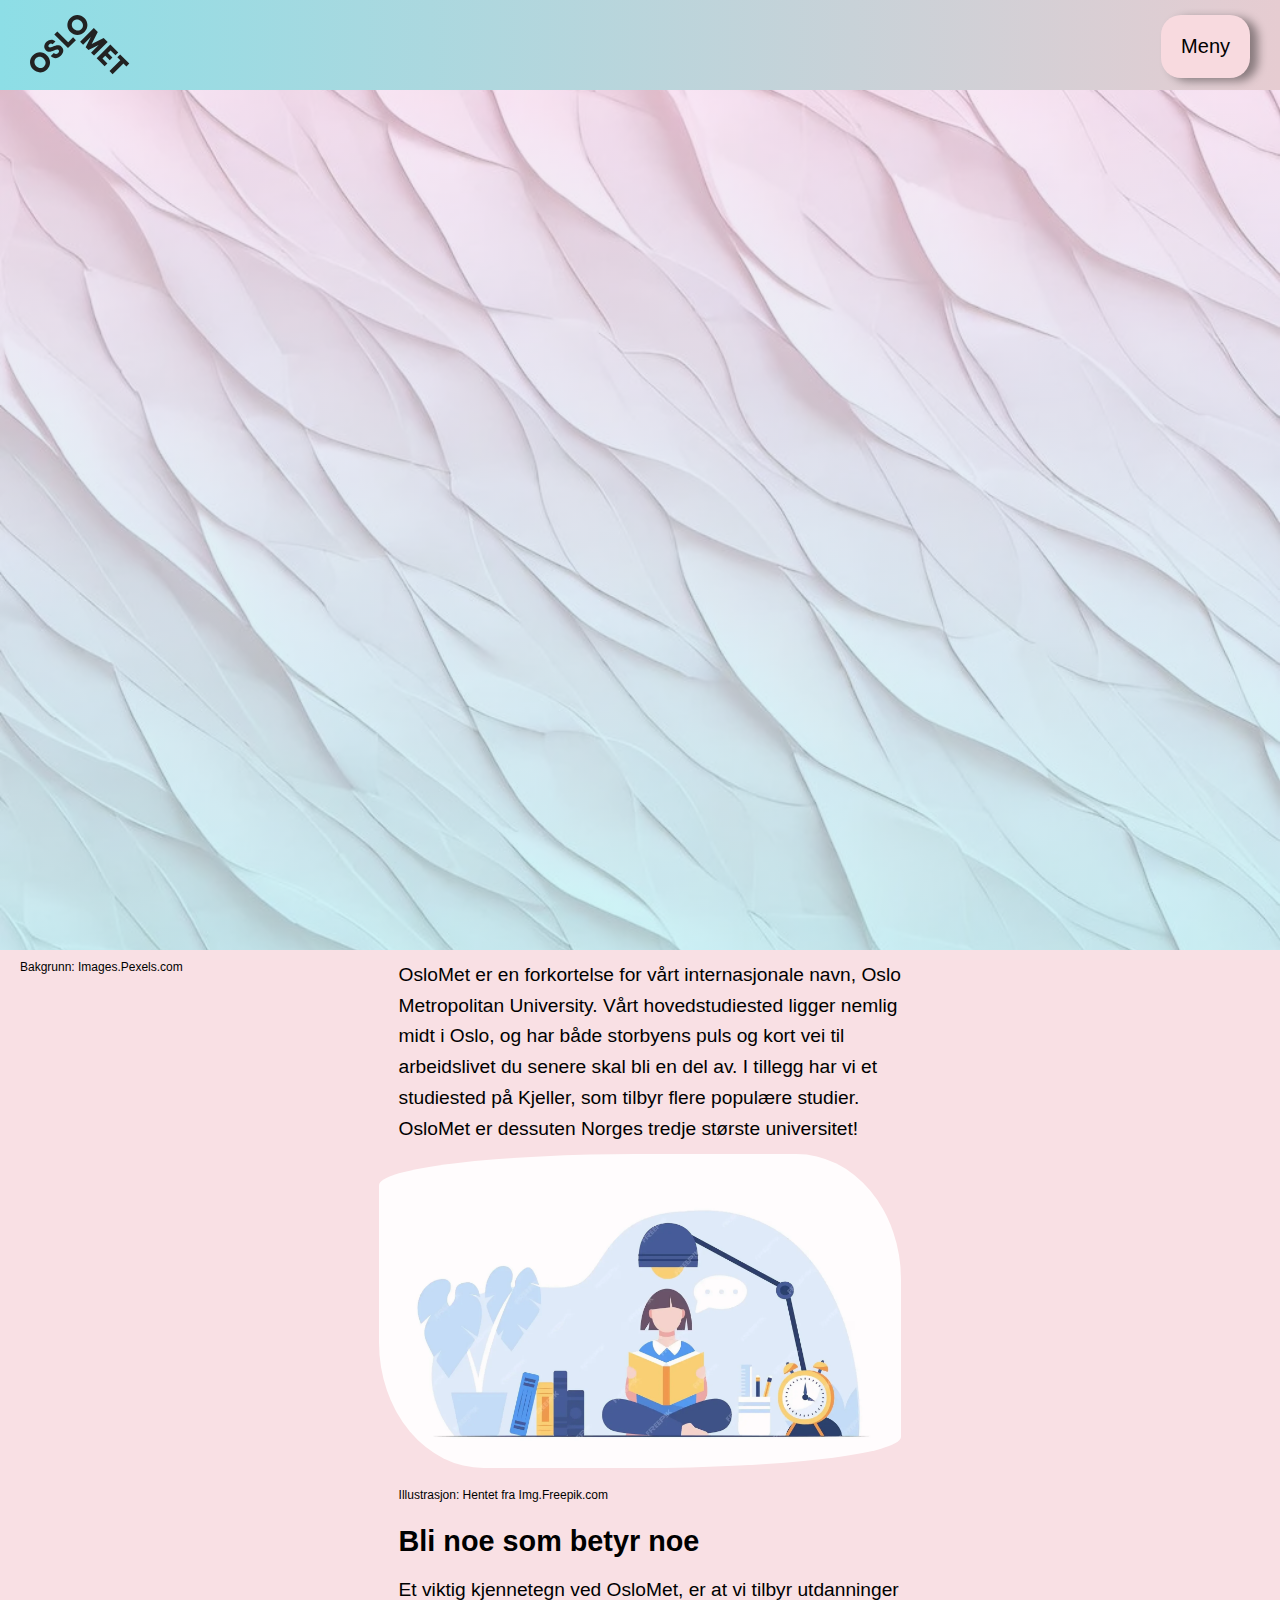
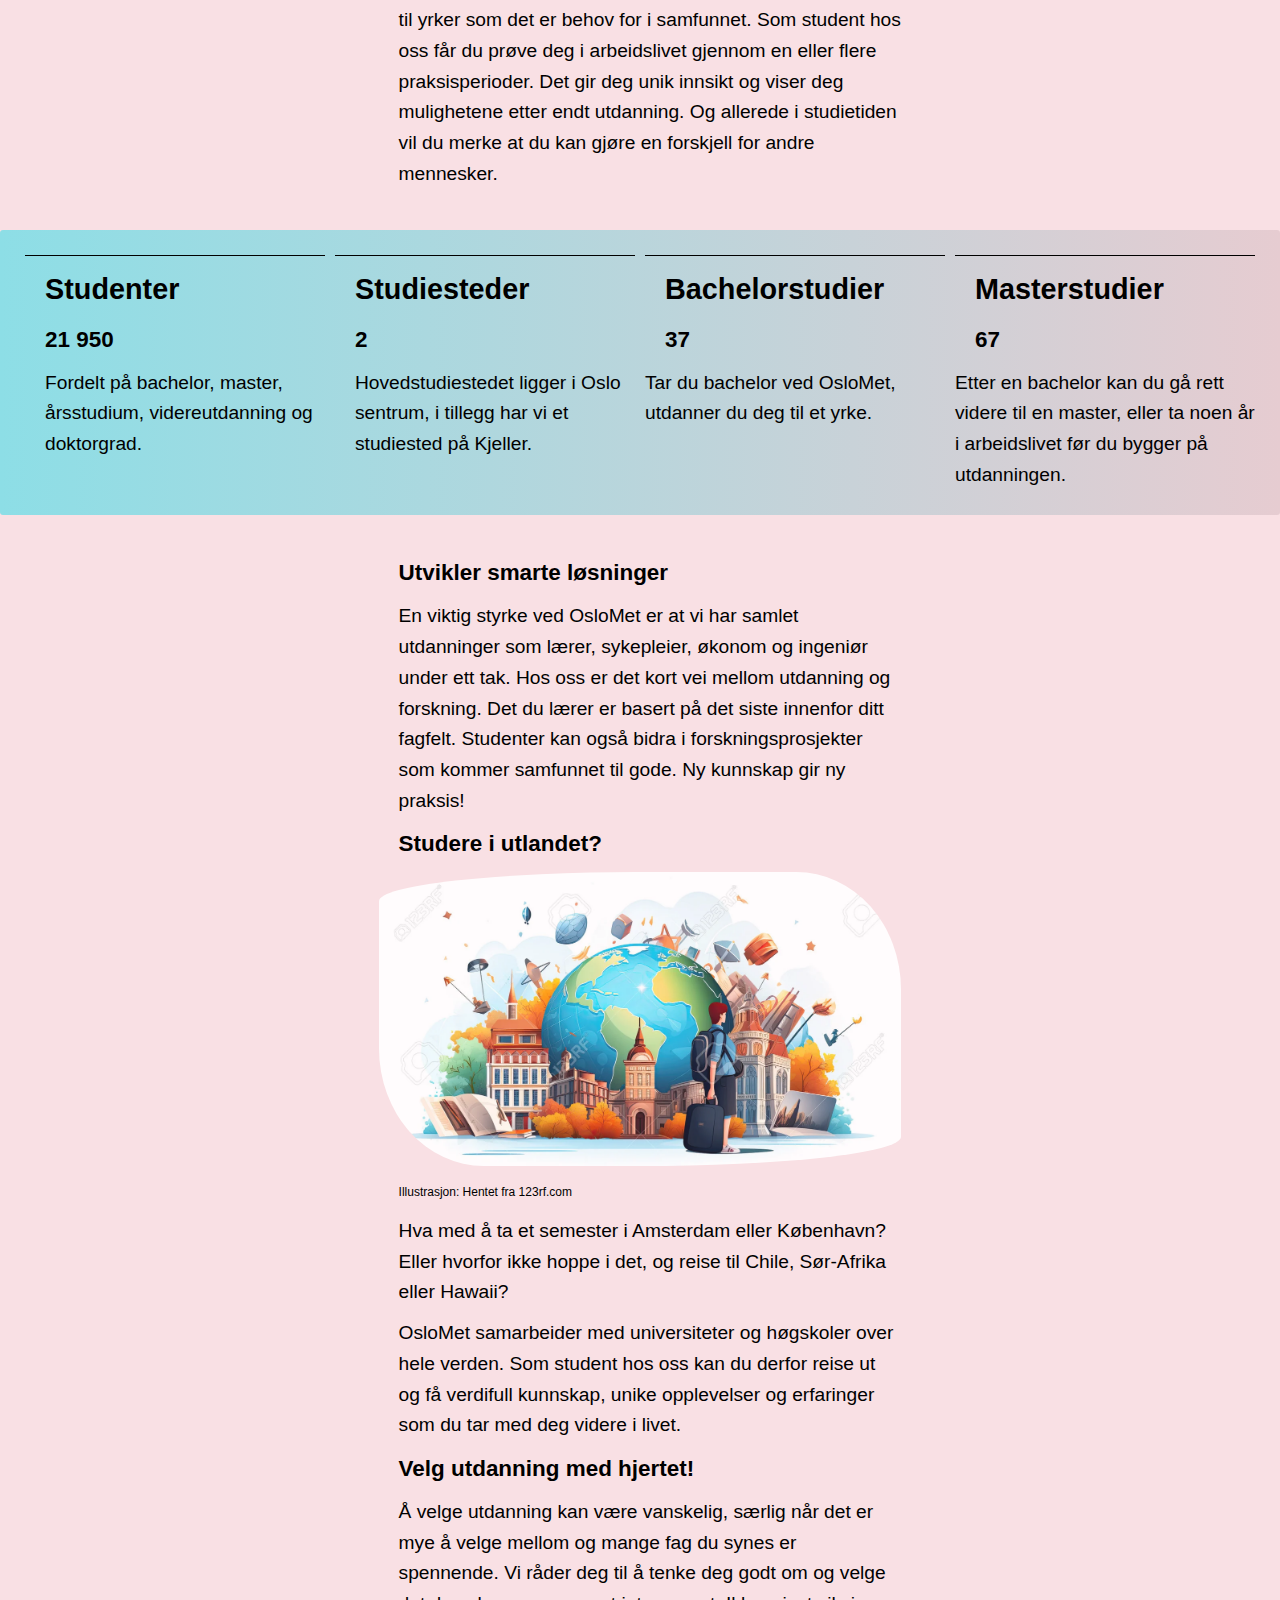
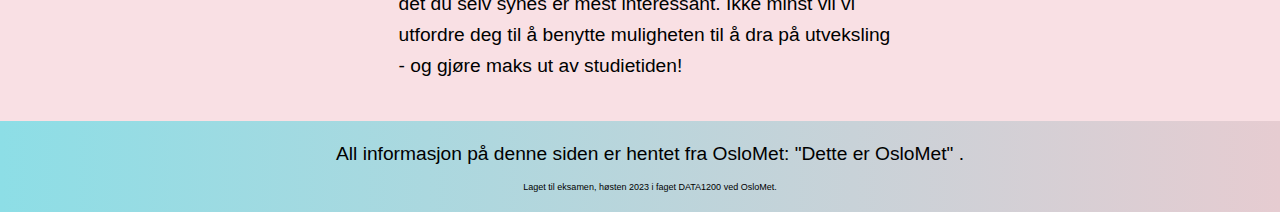
<file: index.html>
<!DOCTYPE html>
<html lang="no">
    <head>
            <!-- Denne tittelen vises på fanen i nettleseren den åpnes i -->
            <title>
              DATA1200 Hjemmeeksamen 2023 - Gruppe 24
            </title>
            <!-- Denne gir nettleseren instruksjoner om nettsidens dimensjoner og skalering -->
            <meta name="viewport" content="width=device-width, initial-scale=1" />
            <!-- Dette indikerer nettsidens tegnkoding -->
            <meta charset="utf-8">
            <!-- Linker html filen til CSS filen vår  -->
            <link rel="stylesheet" type="text/css" href="css/main.css"> 
      </head>
      <body>
        <!-- DEN GJENNOMGÅENDE KODEN VÅR ER TIL EN VISS GRAD INSPIRERT AV KODE VI HAR FUNNET PÅ W3SCHOOLS.COM,
        IMIDLERTID ER ALL KODE SKREVET OM AV OSS SLIK AT DEN PASSER VÅR SIDE  -->


        <!------------- BANNER ------------->


            <!-- Dette er banneret på toppen av siden -->
            <!-- Koden er plassert i div'er gjennomgående. Dette er for å style koden lettere -->
            <header class="banner-container">
                <!-- Denne diven inneholder logoen som vises øverst på venstre side av nettsiden vår -->
              <div class="oslomet-logo">
                  <!-- Dette er en link til den kopierte logoen som er plassert i img-mappen -->
                  <!-- Bildet er gitt en alternativ tekst hvis den ikke kan vises på siden -->
                  <!-- Når du klikker på logoen tas du til oslomet.no -->
                  <!-- Logoen er kopiert og lastet ned fra oslomet.no -->
                  <a class="oslomet-logo" href="https://www.oslomet.no/" target="_blank">
                    <img src="img/oslomet-logo-black.svg" alt="OsloMet sin logo">
                  </a>
              </div>
                  <!-- Denne knappen er stylet slik at den gjøres om til den nettrekksmeny -->
                  <!-- Nedtrekksmenyen inneholder linker til de øvrige sidene på nettstedet vårt -->
        
        <!------------- NEDTREKKSMENY ------------>


              <div class="dropdown">
                  <button class="dropdown-button">
                    Meny
                  </button>
                <div class="dropdown-content">
                    <!-- Når man klikker på denne linken blir man tatt til infoside om faget Programmering -->
                    <!-- Denne tagen gjør linken klikkbar -->
                  <a href="topical.html">
                    Infoside: DAPE1400 Programmering
                  </a>
                    <!-- Denne linken tar det til infoside om OsloMets campus lokasjoner -->
                  <a href="campus.html">
                    OsloMet: Våre studiesteder
                  </a>
                    <!-- Denne linken tar deg til side om Accessibility tester vi har gjort på nettstedet vårt -->
                  <a href="accessibility.html">
                    Accessibility
                  </a>
                </div>
            </div>
        </header>

      <!--------------- HEADING -------------->


      <!-- Denne div'en inneholder heading og sub-heading -->
      <!-- Div'en er laget for å style bakgrunnen til begge headingene -->
              <div class="heading-container">
                <div class="main-heading">
                  <!-- Vi har lagt inn linjebrekk i teksten slik at den skal ligge fint ved siden av bildet -->
                    <h1>
                      Dette er OsloMet <br>
                    </h1>
                    <p>
                      Visste du at OsloMet er Norges <br>
                      tredje største universitet? <br>
                      Hos oss er det kort vei mellom <br> 
                      utdanning og forskning.
                    </p>
                  </div>
                </div>
                <div class="content-index-image">
                  <img src="img/Dette er OsloMet.webp" class="image-index" alt="illustrasjon_av_student">
                </div>
              




          <!------------ GRID --------------->


          <div class="about-oslomet-container">
            <!-- Denne linker til det originale bakgrunnsbilde i headeren -->
            <!-- "target=_blank" taggen sørger for at linken åpnes i en ny fane. -->
            <div class="index-venstre-side">
              <a class="original-image"
                href="https://images.pexels.com/photos/18988561/pexels-photo-18988561/free-photo-of-pink-paper-surface.jpeg"
                target="_blank">
            <!-- Kilde hvor bildet er hentet fra  -->
                Bakgrunn: Images.Pexels.com
              </a>
            </div>
            <div class="about-oslomet">
              <!-- Denne testen er kopiert fra: https://www.oslomet.no/studier/studenthistorier/dette-er-oslomet-->
                <p>
                  OsloMet er en forkortelse for vårt internasjonale navn, Oslo Metropolitan University. Vårt hovedstudiested ligger nemlig midt i Oslo, 
                  og har både storbyens puls og kort vei til arbeidslivet du senere skal bli en del av. I tillegg har vi et studiested på Kjeller, 
                  som tilbyr flere populære studier. OsloMet er dessuten Norges tredje største universitet!
                </p>
              <div class="image-study">
                <img src="img/Bilde-14.webp" alt="illustrasjon av student">
              </div>
                <a class="original-image-header"
                href="https://img.freepik.com/free-vector/education-learning-concept-love-reading-people-reading-students-studying-preparing-examination-library-book-lovers-readers-modern-literature-flat-cartoon-vector-illustration_1150-60938.jpg?w=2000&t=st=1699527130~exp=1699527730~hmac=a82b69f54aafdea42eef912392691eb3622ae00b1d0dd4cddbafb3dd53338eea"
                target="_blank">
                  Illustrasjon: Hentet fra Img.Freepik.com
                </a>
                <h2>
                  Bli noe som betyr noe
                </h2>
                <p>
                  Et viktig kjennetegn ved OsloMet, er at vi tilbyr utdanninger til yrker som det er behov for i samfunnet. Som student hos 
                  oss får du prøve deg i arbeidslivet gjennom en eller flere praksisperioder. Det gir deg unik innsikt og viser deg mulighetene etter endt 
                  utdanning. Og allerede i studietiden vil du merke at du kan gjøre en forskjell for andre mennesker.
                </p>
              </div>
            <!-- Link til originalt bilde som ligger på høyre side i headeren når skjermen er i full størrelse -->
              <div class="original-image-index">
                <a class="original-image"
                  href="https://media.istockphoto.com/id/1341812465/vector/young-creator-working-at-home-and-relax.jpg?s=1024x1024&w=is&k=20&c=bsnlUnwaTogVwo73GCDVgiOXcxA-E1eImI0YVOwuIjQ="
                  target="_blank">
                    Illustrasjon: Media.Istockphoto.com
                  </a>
                </div>
            </div>


          <!----------------- STATISTIKK ---------------->



          <!-- Dette er et grid som inneholder statistikk -->
          <!-- Informasjonen er hentet fra: https://www.oslomet.no/studier/studenthistorier/dette-er-oslomet -->
          <div class="statistics-grid-container">
            <!-- Hvert element i grid'et er plassert i hver sin div, som så er fordelt på enda flere div-"barn" -->
            <div class="grid-item">
              <div class="amount-students">
                <div class="students">
                  <h2>
                    Studenter
                  </h2>
                </div>
                  <div class="amount">
                    <h3>
                      21 950
                    </h3>
                  </div>
                  <div class="explanation">
                    <p>
                      Fordelt på bachelor, master, årsstudium, videreutdanning og doktorgrad.
                    </p>
                  </div>
                </div>
              </div>
              <div class="grid-item">
                <div class="amount-studyplaces">
                  <div class="studyplaces">
                    <h2>
                      Studiesteder
                    </h2>
                  </div>
                <div class="amount">
                    <h3>
                      2
                    </h3>
                </div>
                <div class="explanation">
                    <p>
                      Hovedstudiestedet ligger i Oslo sentrum, i tillegg har vi et studiested på Kjeller.
                    </p>
                </div>
              </div>
            </div>
            <div class="grid-item">
              <div class="amount-bachelor-studies">
                <div class="bachelor-studies">
                  <h2>
                    Bachelorstudier
                  </h2>
                </div>
                <div class="amount">
                  <h3>
                    37
                  </h3>
                </div>
                <div class="explanation">
                  Tar du bachelor ved OsloMet, utdanner du deg til et yrke.
                </div>
              </div>
            </div>
            <div class="grid-item">
              <div class="amount-master-studies">
                <div class="master-studies">
                  <h2>
                    Masterstudier
                  </h2>
                <div class="amount">
                  <h3>
                    67
                  </h3>
                </div>
                <div class="explanation">
                  Etter en bachelor kan du gå rett videre til en master, eller ta noen år i arbeidslivet før du bygger på utdanningen.
                </div>
              </div>
            </div>
          </div>
        </div>



        <!----------------- GRID ------------------->
        <!-- (forstettelse av koden over statisitkk) slik at teksten skal ligge likt over og under statistikk -->


          <div class="about-oslomet-container">
            <!-- En tom div for å style plasseringen av tekst på siden -->
          <div class="empty"></div>
            <!-- Tekst hentet fra: https://www.oslomet.no/studier/studenthistorier/dette-er-oslomet -->
          <div class="about-oslomet">
            <!-- Dette er en sub-heading -->
              <h3>
                Utvikler smarte løsninger
              </h3>
              <p>
                En viktig styrke ved OsloMet er at vi har samlet utdanninger som lærer, sykepleier, økonom og ingeniør under ett tak. 
                Hos oss er det kort vei mellom utdanning og forskning. Det du lærer er basert på det siste innenfor ditt fagfelt. Studenter 
                kan også bidra i forskningsprosjekter som kommer samfunnet til gode. Ny kunnskap gir ny praksis!
              </p>
          <!-- Sub-heading -->
              <h3>
                Studere i utlandet?
              </h3>
            <div class="image-study">
                <img src="img/study-abroad.webp" alt="illustrasjon studere i utlandet">
            </div>
                <a class="original-image"
                href="https://www.123rf.com/photo_215008857_traveling-around-the-world-concept-cartoon-vector-illustration-of-travel-around-the-world.html"
                target="_blank">
                Illustrasjon: Hentet fra 123rf.com
                </a>
              <p>
                Hva med å ta et semester i Amsterdam eller København? Eller hvorfor ikke hoppe i det, og reise til Chile, Sør-Afrika 
                eller Hawaii? 
              </p>
              <p>
                OsloMet samarbeider med universiteter og høgskoler over hele verden. Som student hos oss kan du derfor reise ut og få 
                verdifull kunnskap, unike opplevelser og erfaringer som du tar med deg videre i livet. 
              </p>
          <!-- Sub-heading-->
              <h3>
                Velg utdanning med hjertet!
              </h3>
              <p>
                Å velge utdanning kan være vanskelig, særlig når det er mye å velge mellom og mange fag du synes er spennende. 
                Vi råder deg til å tenke deg godt om og velge det du selv synes er mest interessant. Ikke minst vil vi utfordre 
                deg til å benytte muligheten til å dra på utveksling - og gjøre maks ut av studietiden!
              </p>
            </div>
        <!-- En tom div - for å style plasseringen av tekst på siden -->
            <div class="empty"></div>
          </div>



          <!-------------- FOOTER ---------------->

          
          <div class = "footer">  
        <!-- Footeren inneholder informasjon om hvor vi har hentet tekst og annen info på siden fra -->
            <footer>
              <p>
                All informasjon på denne siden er hentet fra 
                <!-- Her er det en link til siden hvor tekst er tatt fra. -->
                <a class= "kildelink" href="https://www.oslomet.no/studier/studenthistorier/dette-er-oslomet" 
                alt ="link til siden hvor teksten på siden er hentet fra"
                target="_blank">
                  OsloMet: "Dette er OsloMet"
                </a>.
              </p>
              <!-- Info -->
              <p class="eksamen">
                Laget til eksamen, høsten 2023 i faget DATA1200 ved OsloMet.
              </p>
            </footer>
          </div>
    </body>
  </html>
</file>
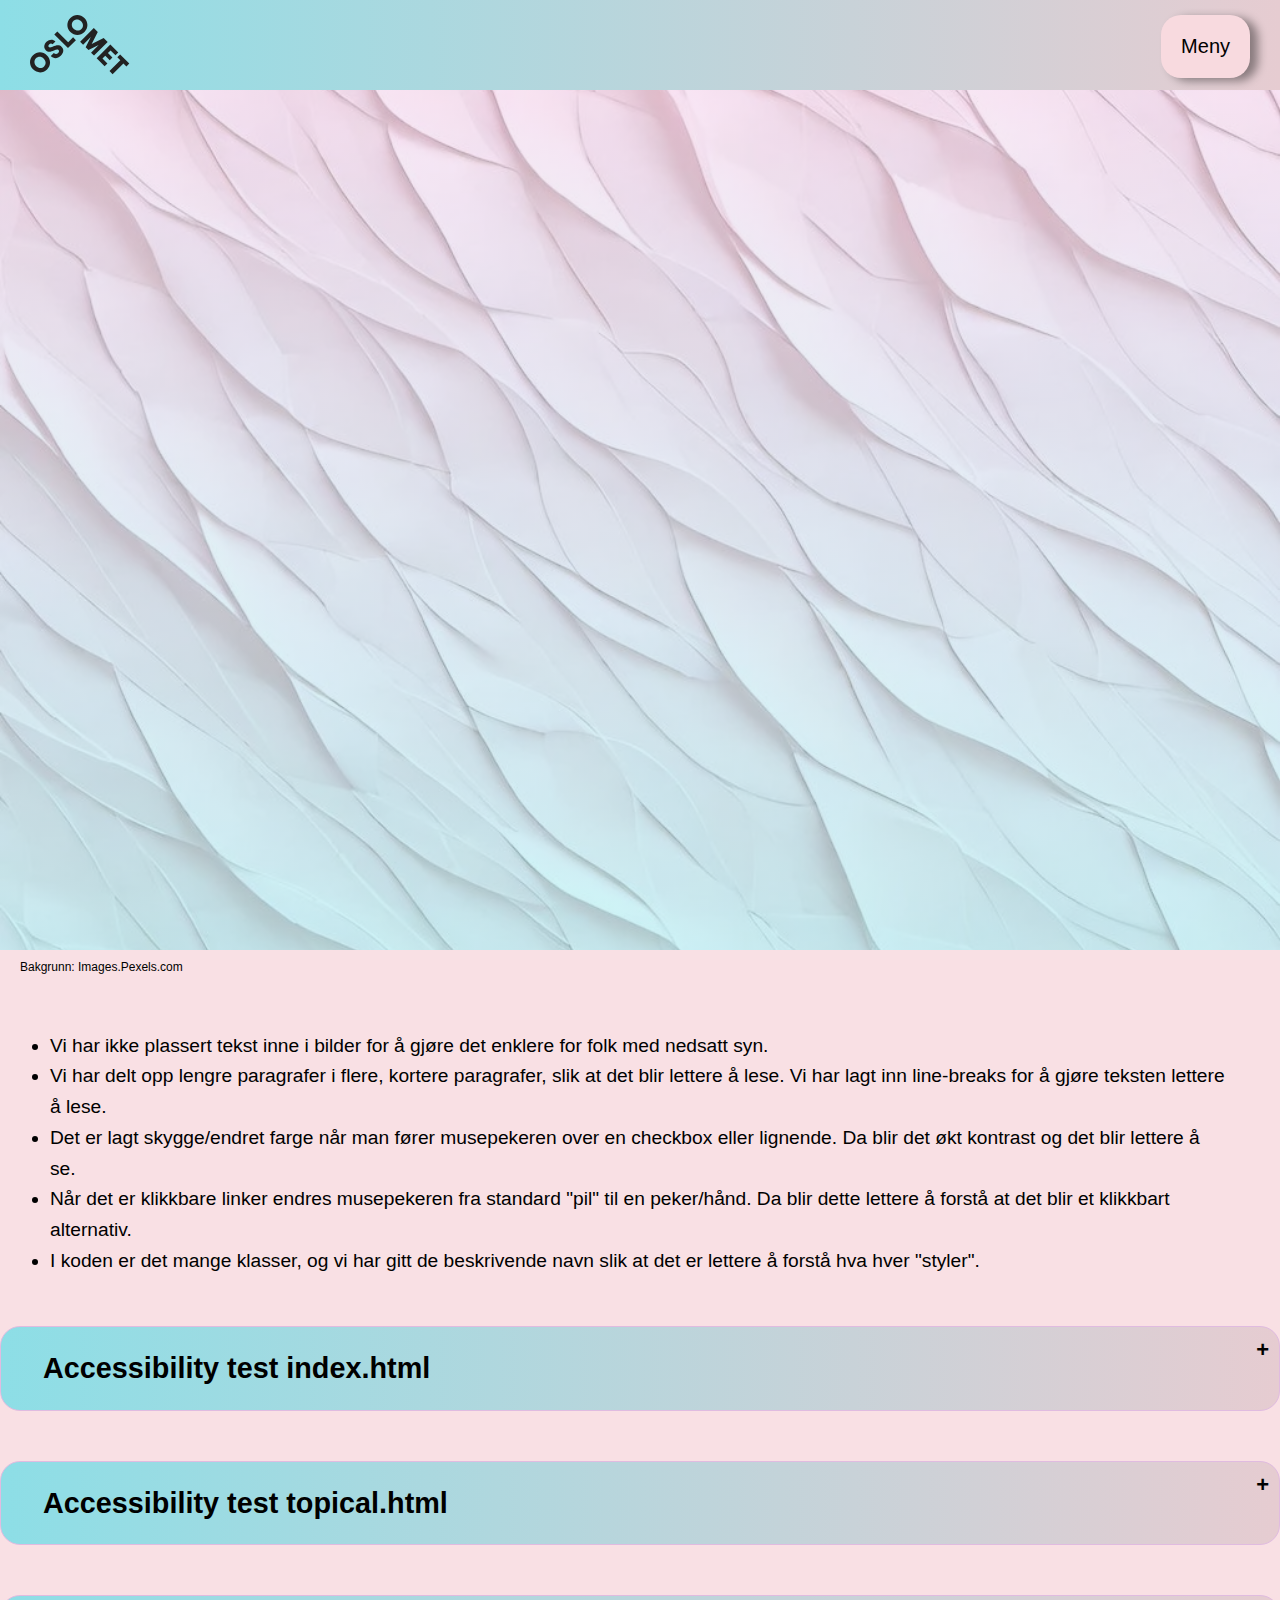
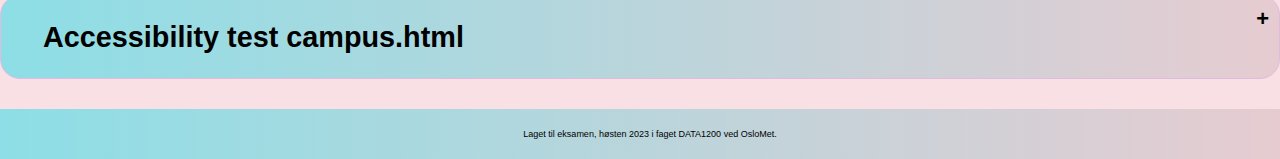
<file: accessibility.html>
<!DOCTYPE html>
<html lang="no">
  <head>
    <title>
      DATA1200 - Hjemmeeksamen høst 2023 - Gruppe 24
    </title>
    <meta charset="utf-8">
    <meta name="viewport" content="width=device-width, initial-scale=1">
    <link rel="stylesheet" href="css/main.css">
  </head>
  <body>

    <!-- DEN GJENNOMGÅENDE KODEN VÅR ER TIL EN VISS GRAD INSPIRERT AV KODE VI HAR FUNNET PÅ W3SCHOOLS.COM,
        IMIDLERTID ER ALL KODE SKREVET OM AV OSS SLIK AT DEN PASSER VÅR SIDE  -->


    <!------------------ BANNER ------------------->


    <!-- Dette er banneret på toppen av siden -->
    <!-- Innholdet er plasser i div'er gjennom hele koden for å style den lettere -->
    <header class="banner-container">
      <div class="oslomet-logo">
          <!-- Dette er en link til den kopierte logoen som er plassert i img-mappen -->
          <!-- Logoen er gitt en alternativ tekst som vises hvis siden ikke kan laste inn logoen -->
          <!-- Når du klikker på logoen tas du til oslomet.no. Linken åpnes i en ny fane -->
          <a class="oslomet-logo" 
          alt="OsloMet logo" 
          href="https://www.oslomet.no/"
          target="_blank">
            <img src="img/oslomet-logo-black.svg" alt="OsloMet sin logo">
          </a>
        </div>
        <!-- Dette er en knapp stylet slik at den er en nedtrekksmeny -->
        <!-- Denne nedtrekksmenyen er den samme på alle sidene våre. Linkene er imidlertid ikke like for alle sidene -->
        <div class="dropdown">
          <button class="dropdown-button">
            Meny
          </button>
        <div class="dropdown-content">
            <!-- Link til side om faget DAPE1400 -->
            <!-- Dette gjør linken klikkbar -->
          <a href="topical.html">
            Infoside: DAPE1400 Programmering
          </a>
          <!-- Link til side om OsloMet campuser -->
          <a href="index.html">
            Dette er OsloMet
          </a>
          <!-- Link til side om OsloMet campuser -->
          <a href="campus.html">
            OsloMet: våre studiesteder
          </a>
        </div>
      </div>
    </header>


  <!-------------------- HEADING ---------------------->


  
  <!-- Overskriften på siden -->
  <div class="heading-container">
    <div class="main-heading">
      <h1>
        Accessibility-side
      </h1>
    <!-- Dette er teksten under overskriften, brukt som en slags underoverskrift -->
      <p>
        Vi har kjørt accessibility test gjennom Lighthouse i Google Chrome.  
        Dette gjøres for å sjekke hvor universelt utformet en nettside er. 
        Likevel har denne testen begrensninger. Nedenfor er det derfor en 
        liste over ting testen ikke beregner score ut fra, men som vi har gjort,  
        som forbedrer universell utforming.
      </p>
    </div>
  </div>
  <div>
    <a class="original-image"
      href="https://images.pexels.com/photos/18988561/pexels-photo-18988561/free-photo-of-pink-paper-surface.jpeg"
      target="_blank">
    <!-- Kilde hvor bildet er hentet fra  -->
      Bakgrunn: Images.Pexels.com
    </a>
  </div>



  <!----------------- LISTE ------------------->


      <!-- En 'unordered list' som sørger for at listeelementene vises som bullet points på siden -->
     <div class="list-accessibility">
      <ul>
        <li>
          Vi har ikke plassert tekst inne i bilder for å gjøre det enklere for folk med nedsatt syn.
        </li>
        <li>
          Vi har delt opp lengre paragrafer i flere, kortere paragrafer, slik at det blir lettere å lese. Vi har 
          lagt inn line-breaks for å gjøre teksten lettere å lese.
        </li>
        <li>
          Det er lagt skygge/endret farge når man fører musepekeren over en checkbox eller lignende.
          Da blir det økt kontrast og det blir lettere å se.
        </li>
        <li>
          Når det er klikkbare linker endres musepekeren fra standard "pil" til en peker/hånd.
          Da blir dette lettere å forstå at det blir et klikkbart alternativ.
        </li>
        <li>
          I koden er det mange klasser, og vi har gitt de beskrivende navn slik at det er lettere å forstå
          hva hver "styler".
        </li>
      </ul>
     </div>
  </div>



  <!--------------- CHECKBOXER --------------->


  <!-- Accessibility testen for hver av sidene våre er lagt i checkboxer -->
  <!-- Koden for checkboxene er lik som koden for checkboxene på de andre sidene og styles likt i CSS'en -->
  <div class="innledning-checkbox">
    <!-- Hvert input og label gis en unik id og for. Dette er nødvendig for at man skal kunne åpne checkboksene. -->


    <!-- Dette er checkboks 1 -->
    <input type="checkbox" id="title-4" />
    <!-- Dette vises som "tittelen" til checkboksen -->
      <label for="title-4">
      <!-- Denne headingen vises både når boksen er åpen og lukket -->
        <h2>
          Accessibility test index.html
        </h2>
      </label>
      <!-- Dette er en boks for innholdet i checkboksen -->
      <!-- Dette vises kun når boksen er åpen -->
    <div class="content">
      <div id="accessibility-container" class="accessibility-container">
        <!-- Innholdet i alle checkboksene er stylet nesten likt -->
        <!-- Accessibility testene og koden er lagt i hver sin 'boks' Hver boks har en klasse box som er felles for alle boksene
        og en klasse box-# som er unik for hver beholder/boks -->
        <div class="box box-1">
          <!-- Inne i checkboksene har vi lagt informasjon om accessibility testen, med informasjon og screenshots -->
          <img class="img" src="img/accessibility-test-85.webp"  
          alt="accessibility test nr. 1" >
        <div class="overlay">
          <div class="text">
            <!-- Link til en større versjon av testen. Denne åpnes i en ny fane -->
            <!-- Tekst og heading er link til dette bildet -->
            <a href="img/accessibility-test-85.webp" target="_blank">
              <p>
                Testen viser at vi mangler en alternativ tekst for OsloMet logoen, og accessibility scoren var 85.
              </p>
              <h3>
                <i>
                  Forstørr testen
                </i>
              </h3>
            </a>
          </div>
        </div>
      </div>
      <div class="box box-2">
        <img class="img" src="img/Code before.webp"  
        alt="kode_før_endring" >
          <div class="overlay">
            <div class="text">
              <a href="img/Code before.webp" target="_blank">
                <p>
                  Slik så koden ut uten alternativ tekst for bildet.
                </p>
                <h3>
                  <i>
                    Forstørr koden
                  </i>
                </h3>
              </a>
            </div>
          </div>
        </div>
        <div class="box box-3">
          <img class="img" src="img/Code after.webp" 
          alt="Kode_etter_endring">
            <div class="overlay">
              <div class="text">
                <a href="img/Code after.webp" target="_blank">
                  <p>
                    Slik så koden ut etter vi la til alternativ tekst for OsloMet logoen.
                  </p>
                  <h3>
                    <i>
                      Forstørr koden
                    </i>
                  </h3>
                </a>
              </div>
            </div>
          </div>
          <div class="box box-4">
            <img class="img" src="img/accessibility_index.webp" 
            alt="Kode før">
            <div class="overlay">
              <div class="text">
                <a href="img/accessibility_index.webp" target="_blank">
                  <p>
                    Testen etter at vi la til alt-tekst på OsloMet logoen viser en accessibility score på 97.
                  </p>
                  <h3>
                    <i>
                      Forstørr testen
                    </i>
                  </h3>
                </a>
              </div>
            </div>
          </div>
          <div class="box box-4">
            <img class="img" src="img/Accessibility_nytt_design_index.webp" alt="accessibility test etter nytt design">
            <div class="overlay">
              <div class="text">
                <a href="img/Accessibility_nytt_design_index.webp" target="_blank">
                  <p>
                    Testen viser accessibility etter at vi endret designet på siden.
                  </p>
                  <h3>
                    <i>
                      Forstørr testen
                    </i>
                  </h3>
                </a>
              </div>
            </div>
          </div>
          <div class="forklaring">
            <h2>
              Accessibility ble bedre etter endring av design. 
            </h2>
          </div>
        </div>
      </div>

      <!-- Dette er checkbox 2, den er kodet på samme måte som checkbox 1-->
    <div class="innledning-checkbox">
      <input type="checkbox" id="title-5" />
        <label for="title-5">
          <h2>
            Accessibility test topical.html
          </h2>
        </label>
      <div class="content">
        <div id="accessibility-container" class="accessibility-container">
          <div class="forklaring">
            <h2>
              Vi fikk samme "feil" som for index.html når vi kjørte accessibility test. 
            </h2>
          </div>
          <div class="box box-5">
            <img class="img" src="img/accessibility_topical.webp"  
            alt="accessibility test">
              <div class="overlay">
                <div class="text">
                  <a href="img/accessibility_topical.webp" target="_blank">
                    <p>
                      Testen viser en score på 97 etter vi la til alternativ tekst for OsloMet logoen.
                    </p>
                    <h3>
                      <i>
                        Forstørr testen
                      </i>
                    </h3>
                  </a>
                </div>
              </div>
            </div>
            <div class="box box-5">
              <img class="img" src="img/Accessibility_nytt_design_topical.webp" alt="accessibility test etter endring av design">
              <div class="overlay">
                <div class="text">
                  <a href="img/Accessibility_nytt_design_topical.webp" target="_blank">
                    <p>
                      Designet på denne siden er ikke det samme som på 
                      de øvrige sidene våre, og accessibilitien er dårligere på dette designet.
                    </p>
                    <h3>
                      <i>
                        Forstørr testen
                      </i>
                    </h3>
                  </a>
                </div>
              </div>
            </div>
            <div class="forklaring">
              <h2>
                Vi endret designet til et annet enn de andre sidene. Dette designet scorer ikke like høyt på accessibility, 
                men vi er akkurat innenfor grensen. Score: 90.
              </h2>
            </div>
          </div>
        </div>

        <!-- Dette er checkbox 3 -->
        <div class="innledning-checkbox">
          <input type="checkbox" id="title-6" />
          <label for="title-6">
            <h2>
              Accessibility test campus.html
            </h2>
          </label>
          <div class="content">
            <div id="accessibility-container" class="accessibility-container">
              <div class="forklaring">
                <h2>
                  Vi fikk samme "feil" som for index.html og topical.html når vi kjørte accessibility test. 
                </h2>
              </div>
              <div class="box box-6">
                <img class="img" src="img/accessibility_campus.webp"  
                alt="accessibility test">
              <div class="overlay">
                <div class="text">
                  <a href="img/accessibility_campus.webp" target="_blank">
                    <p>
                      Testen viser en score på 100 etter vi la til alternativ tekst for OsloMet logoen.
                    </p>
                    <h3>
                      <i>
                        Forstørr testen
                      </i>
                    </h3>
                  </a>
                </div>
              </div>
            </div>
            <div class="box box-6">
              <img class="img" src="img/Accessibility_nytt_design_campus.webp" alt="bilde av accessibility-testen etter endring av design">
              <div class="overlay">
                <div class="text">
                  <a href="img/Accessibility_nytt_design_campus.webp" target="_blank">
                    <p>
                      Testen etter at vi endret designet viser samme accessibility score som før endringen.
                    </p>
                    <h3>
                      <i>
                        Forstørr testen
                      </i>
                    </h3>
                  </a>
                </div>
              </div>
            </div>
            <div class="forklaring">
              <h2>
               Performance scoren er enda dårligere etter endring av design. Vi har valgt å ikke endre på dette, 
               da siden ser ut til å kjøre greit. 
              </h2>
            </div>
          </div>
        </div> 


        <!------------- FOOTER --------------->

        <!-- Footeren er lik som på de andre sidene våre -->

        <div class="footer">  
          <footer>
            <p class="eksamen">
              Laget til eksamen, høsten 2023 i faget DATA1200 ved OsloMet.
            </p>
          </footer>
        </div>        
    </body>
</html>
</file>
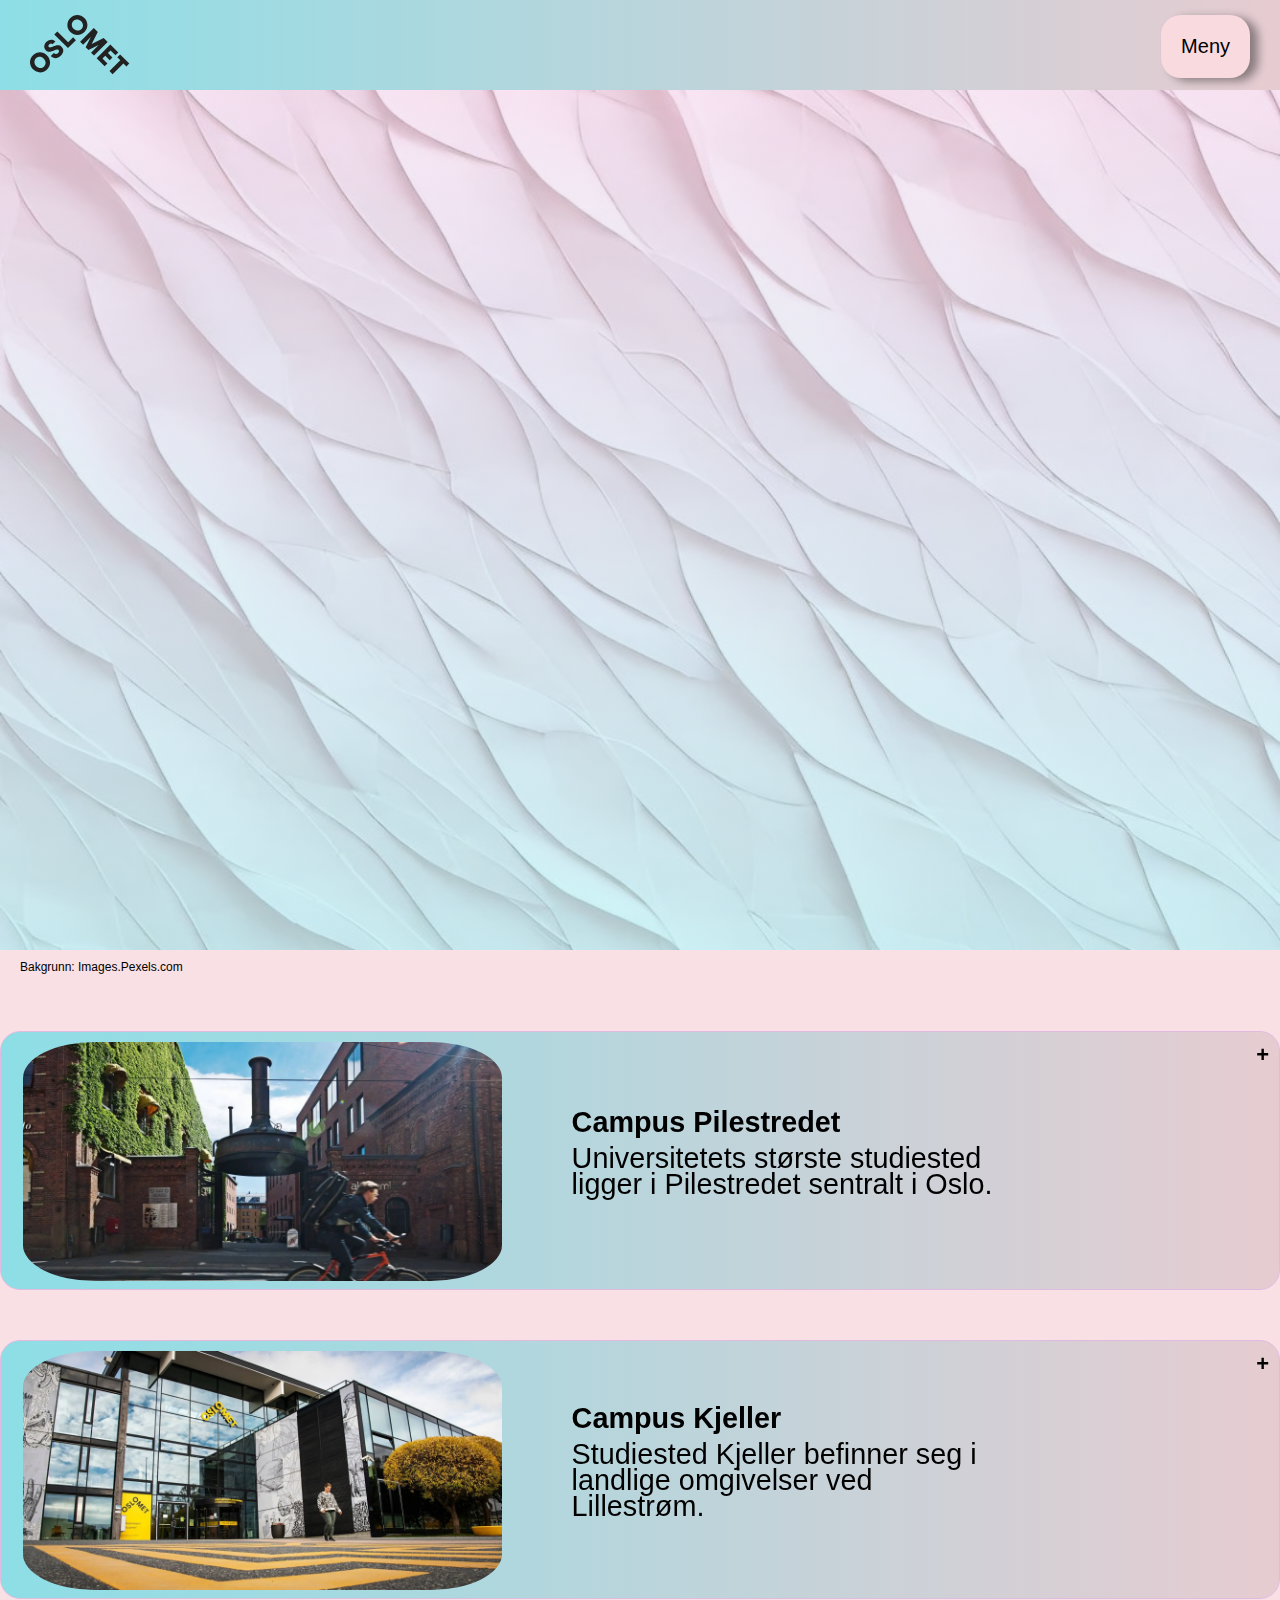
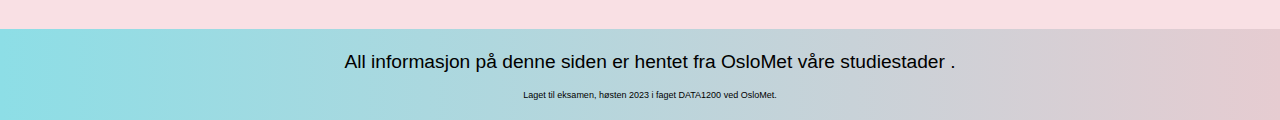
<file: campus.html>
<!DOCTYPE html>
<html lang="no">
  <head>
    <title>
      DATA1200 - Hjemmeeksamen høst 2023 - Gruppe 24
    </title>
    <meta charset="utf-8">
    <meta name="viewport" content="width=device-width, initial-scale=1">
    <link rel="stylesheet" href="css/main.css">
  </head>
  <body>
    <!-- DEN GJENNOMGÅENDE KODEN VÅR ER TIL EN VISS GRAD INSPIRERT AV KODE VI HAR FUNNET PÅ W3SCHOOLS.COM,
        IMIDLERTID ER ALL KODE SKREVET OM AV OSS SLIK AT DEN PASSER VÅR SIDE  -->

    <!------------------- BANNER ---------------------> 
    
    
    <!-- Dette er banneret på toppen av siden vår -->
    <header class="banner-container">
      <div class="oslomet-logo">
        <!-- Dette er en link til den kopierte logoen som er plassert i img-mappen -->
        <!-- Bildet er gitt en alternativ tekst hvis den ikke kan vises på siden -->
        <!-- Når du klikker på logoen tas du til oslomet.no -->
        <a class="oslomet-logo" href="https://www.oslomet.no/"
        target="_blank">
          <img src="img/oslomet-logo-black.svg" alt="OsloMet sin logo">
        </a>
      </div>


      <!------------- NEDTREKKSMENY ---------------->


      <div class="dropdown">
        <button class="dropdown-button">
          Meny
        </button>
        <div class="dropdown-content">
          <!-- Når du trykker på denne siden tas du videre til informasjonssiden om DAPE1400-->
          <!-- Vi legger til en anchor tag som inneholder en href som gjør at det blir en link-->
          <a href="topical.html">
            Infoside: DAPE1400 Programmering
          </a>
          <!-- Når du trykker på denne linken tas du videre til siden om OsloMet-->
          <a href="index.html">
            Dette er OsloMet
          </a>
          <!-- Når denne linken trykkes på, skal man tas videre til accessibility siden vår. Denne åpnes i samme fane -->
          <a href="accessibility.html">
            Accessibility
          </a>
        </div>
      </div>
    </header>


    <!--------------- HEADING ------------------->

     <!-- Vi har valgt å bruke samme div'er som i index.html for å få et sammenhengende design -->
      <div class="heading-container">
        <div class="main-heading">
          <div>
            <h1>
              Våre studiesteder
            </h1>
            <p>
              <!-- Har lagt inn linjebrekk (<br>) slik at teksten legger seg fint under hverandre -->
              OsloMet har studiesteder både i Oslo og <br>  
              på Kjeller ved Lillestrøm. Vårt største campus <br> 
              ligger sentralt i Oslo ved Bislett, og campusen på <br>
              Kjeller er lett tilgjengelig med kollektivtransport <br>
              fra Oslo sentrum og Oslo lufthavn. 
            </p>
          </div>
        </div>
        <!-- Bildet forsvinner når skjermen er mindre -->
        <div class="content-index-campus">
          <img src="img/University-9.webp" class="image-campus" alt="illustrasjon_av_student">
        </div>
      </div>
    <div>
      <a class="original-image"
        href="https://images.pexels.com/photos/18988561/pexels-photo-18988561/free-photo-of-pink-paper-surface.jpeg"
        target="_blank">
      <!-- Kilde hvor bildet er hentet fra  -->
        Bakgrunn: Images.Pexels.com
      </a>
      <!-- Denne linken forsvinner når skjermen er mindre, ettersom bildet forsvinner -->
      <a class="original-image-campus"
      href="https://previews.123rf.com/images/cihankyn/cihankyn2307/cihankyn230700504/208079819-joyful-back-to-school-stationery-illustration.jpg"
      target="_blank">
        Illustrasjon: 123rf.com
      </a>
    </div>


    <!------------------ CHECKBOXER ----------------->


    <!-- Koden til checkboksene er gjenbrukt og videreutviklet fra oblig 2 -->
       <div class="innledning-checkbox">
          <input type="checkbox" id="title-4" />
            <label for="title-4">

              <!---En "mappe" som ved klikk skal vise litt om de ulike campusene til OsloMet-->
                <div class = "grid-campus-boxes">

                      <!--Setter inn en klasse for å få lagt inn et bilde og tekst i "mappen". 
                        Bilde av campuset på venstre side i "mappen"-->

                <a href="https://www.oslomet.no/var/oslomet/storage/images/_aliases/xxlarge/8/1/8/1/1818-8-nor-NO/pilestredet.jpg" target="_blank">
                  <div class="campus-bilde">
                  <img class="bilde-pilestredet" src="img/pilestredet-campus.webp" alt="OsloMet campus Pilestredet sett fra inngangen til gamle Frydenlundt">
                  </div>
                </a>

            <!--Setter inn litt kort informasjon om campuset ved siden av bildet-->
              <div class="tekst-i-boks">
                <div class="teksten">
                  <h2 class="campusnavn">
                    Campus Pilestredet
                  </h2>
                  <p class="kort-info">
                    Universitetets største studiested ligger i Pilestredet sentralt i Oslo.
                  </p>
                </div>
              </div>
            </div>
          </label>
                     
      <!--Bildet som skal stå ved siden av teksten i boksen før man trykker-->
        <div class="content">
          <div class="original-image-studiestart">
            <a class="original-image"
            href="https://www.oslomet.no/var/oslomet/storage/images/_aliases/xxlarge/8/1/8/1/1818-8-nor-NO/pilestredet.jpg"
            target="_blank">
            <!-- Fotografen av bildet -->
              Foto: Ukjent/Hentet fra OsloMet. Trykk på bildet eller denne linken for å åpne originalbilde.
            </a>

            <!--Informasjonen om campuset som skal komme når du klikker på boksen -->
          </div>
          <p class="campus-info">
            En rekke av bygningene ligger i det tradisjonsrike Frydenlund-området ved Bislett. Der man tidligere 
            kunne kjenne duften av malt og humle fra et av de største ølbryggeriene i landet, finner du nå 
            undervisningsrom, universitetsbibliotek, lesesaler og kantiner.
          </p>
          <p class="campus-info">
            I nærheten finner du flere av bygningene til universitetet i Pilestredet Park, der det tidligere 
            Rikshospitalet, og universitetes største bygg: Ellen Gleditschs hus i Pilestredet 35.
          </p>
          <p class="campus-info">
            OsloMet sine bygg i Pilestredet har trimrom, klatrevegg og gymsaler som studenter og lærere kan 
            benytte seg av, også på fritiden. Vi har også velferdslokale for studenter med blant annet en kro.
          </p>
          <p class="campus-info">
            I Pilestredet har vi studenttorg og infosenter på fakultetene for studentene våre. Hovedresepsjonen 
            vår ligger i Clara Holsts hus i Pilestredet 46.
          </p>
          <h3 class="adresse">
            Adresse:
          </h3>
          <p class="adresse-universitetet">
            Pilestredet 32 - 52 <br> 
            0167 Oslo
          </p>
        </div>
      </div>

      <div class="innledning-checkbox">
        <input type="checkbox" id="title-5" />
          <label for="title-5">

                      <!-- En "mappe" som skal vise litt om de ulike campusene til OsloMet ved klikk slik som over -->
        
                <div class = "grid-campus-boxes">

                      <!--Setter inn en klasse for å få lagt inn et bilde og tekst i "mappen". 
                        Bilde av campuset på venstre side i "mappen"-->

                <a href="https://www.oslomet.no/var/oslomet/storage/images/_aliases/medium/4/5/8/2/42854-2-nor-NO/kjeller.jpg" target="_blank">
                  <div class="campus-bilde">
                  <img class="bilde-kjeller" src="./img/kjeller-campus.webp" alt="OsloMet campus Kjeller">
                  </div>
                </a>

                      <!--Setter inn litt kort informasjon om campuset ved siden av bildet-->

              <div class="tekst-i-boks">
                <div class="teksten">
                  <h2 class="campusnavn">
                    Campus Kjeller
                  </h2>
                  <p class="kort-info">
                    Studiested Kjeller befinner seg i landlige omgivelser ved Lillestrøm.
                  </p>
                </div>
              </div>
            </div>
          </label>

                    <!-- Informasjonen om campuset som skal komme når du klikker i "mappen" -->

         <div class="content">
          <div class="original-image-studiestart">
            <a class="original-image"
            href="https://www.oslomet.no/var/oslomet/storage/images/_aliases/medium/4/5/8/2/42854-2-nor-NO/kjeller.jpg"
            target="_blank">
              Foto: Ukjent/Hentet fra OsloMet. Trykk på bildet eller denne linken for å åpne originalbilde.
            </a>
          </div>
            <p class="campus-info">
              Studiested Kjeller befinner seg i landlige omgivelser ved Lillestrøm. Byggets arkitektur gjenspeiler en 
              moderne kunnskapsbedrift. Det er høyt under taket, og store vindusflater slipper lyset inn. 
              </p>
              <p class="campus-info">
              I sentrum av bygget, på øverste plan, troner biblioteket som en høyborg av kunnskap. Derfra ser du rett ned 
              i kaffebaren, der studenter og ansatte sitter på barkrakker og tar seg en velfortjent pust i bakken. Du ser 
              også bokhandelen Akademika.
              </p>
              <p class="campus-info">
              Området mellom Gardermoen og Oslo er regnet å være det største vekstområdet i 
              landet når det gjelder bosetting og næringsliv. Lillestrøm ligger midt i smørøyet for utviklingen, og er 
              sentralt plassert med rundt ti minutter reisetid fra Oslo lufthavn og Oslo sentrum
              </p>
            <h3 class="adresse">
              Adresse:
            </h3>
            <p class="adresse-universitetet">
              Kunnskapsveien 55 <br>
              2007 Kjeller
            </p>
          </div>
        </div>


      <!--------------- FOOTER -------------->


      <div class="footer">
        <footer>
          <p>
            All informasjon på denne siden er hentet fra 
            <a class= "kildelink" href="https://www.oslomet.no/om/studiesteder" 
            alt ="link til siden hvor teksten på siden er hentet fra"
            target="_blank">
            OsloMet våre studiestader
          </a>.
          </p>
          <p class="eksamen">
            Laget til eksamen, høsten 2023 i faget DATA1200 ved OsloMet.
          </p>
        </footer> 
      </div>
  </body>
</html>
</file>
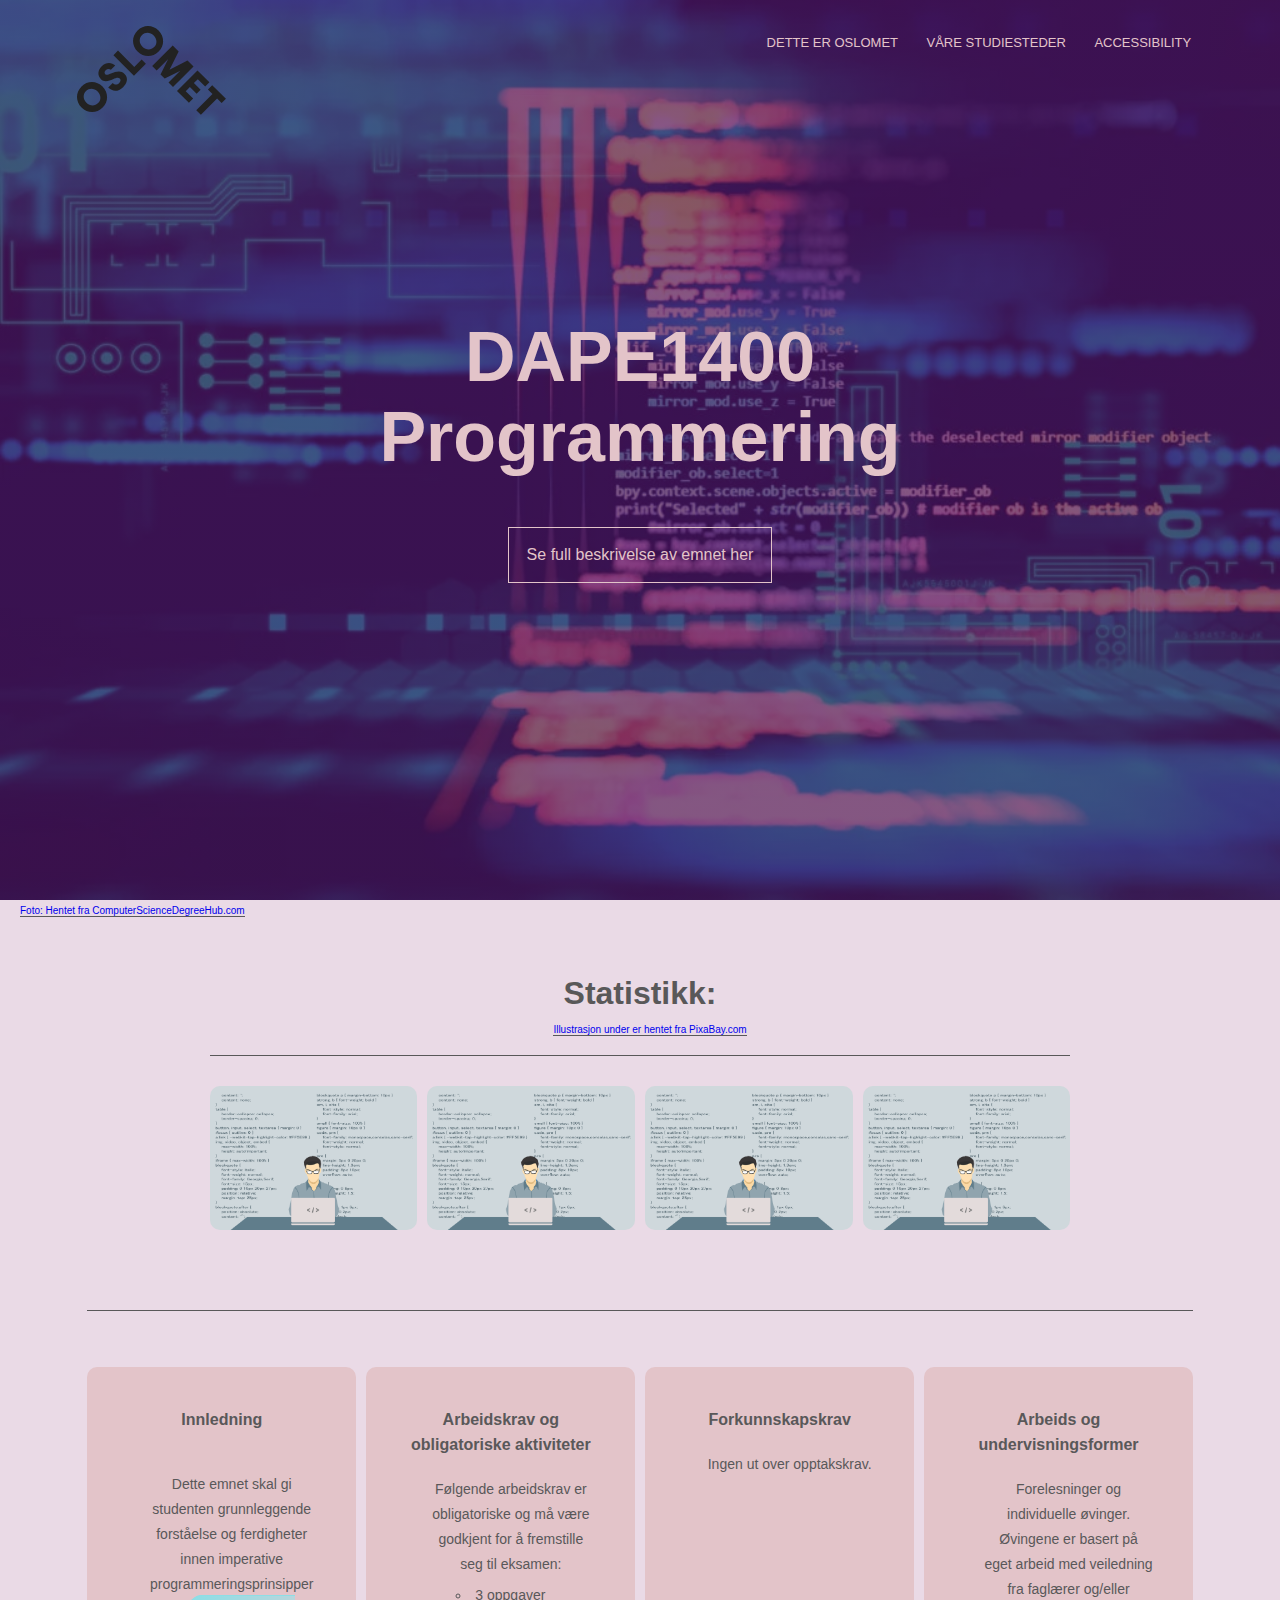
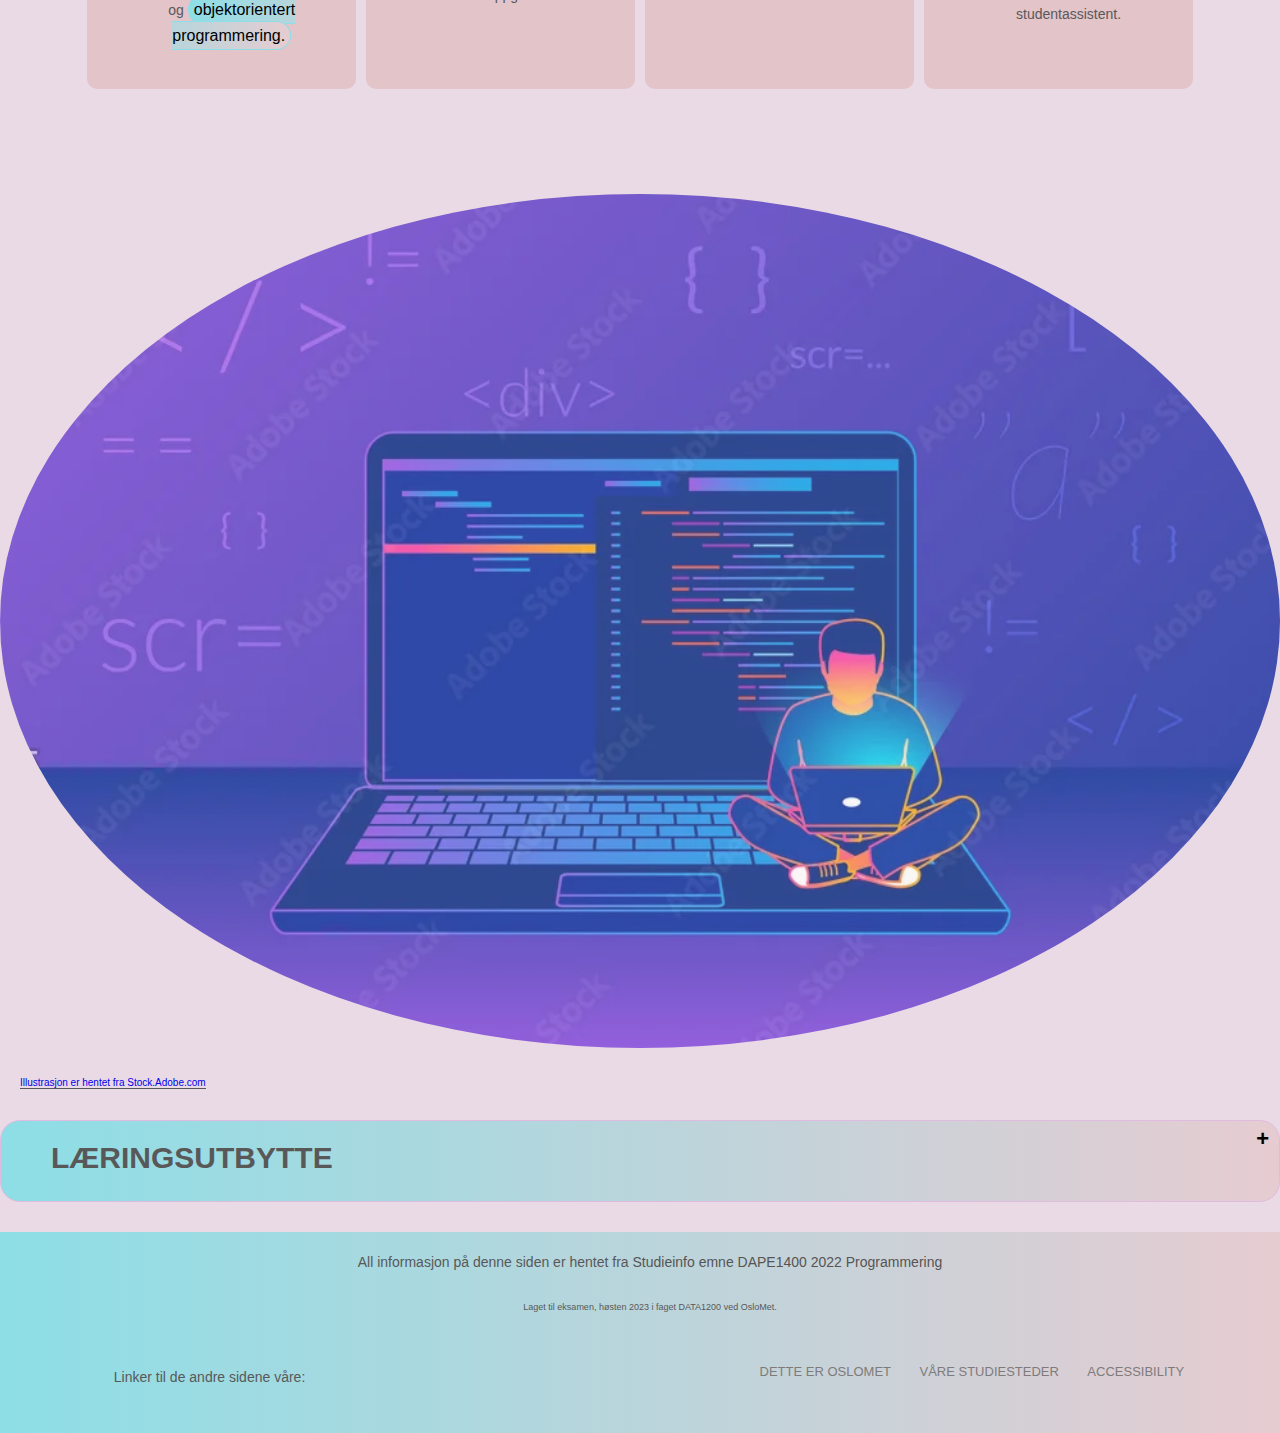
<file: topical.html>
<!DOCTYPE html>
<html lang="no">
  <head>
     <!-- Denne tittelen vises på fanen i nettleseren den åpnes i -->
    <title>
      DAPE1400 Programmering
    </title>
    <!-- Denne gir nettleseren instruksjoner om nettsidens dimensjoner og skalering -->
    <meta name="viewport" content="width=device=width, initial-scale=1.0">
    <!-- Dette indikerer nettsidens tegnkoding -->
    <meta charset="utf-8">
    <!-- Linker html filen til CSS fil  -->
    <link rel="stylesheet" href="css/topical.css">
  </head>
  <body>

    <!-- DEN GJENNOMGÅENDE KODEN VÅR ER TIL EN VISS GRAD INSPIRERT AV KODE VI HAR FUNNET PÅ W3SCHOOLS.COM,
        IMIDLERTID ER ALL KODE SKREVET OM AV OSS SLIK AT DEN PASSER VÅR SIDE  -->

<!-------------- På denne siden har vi prøvd oss på et annet design, 
og et litt annet kodeoppsett enn de andre sidene våre -------->

<!------------------ HEADER --------------------->
    <!-- Section tags er brukt for et ryddigere oppsett, og for å indikere de forskjellige delene som siden er oppdelt i  -->
    <section class="header">
      <!-- Linkene til de andre sidene og logoen, er plassert i en nav tag -->
      <nav>
        <!-- Når man klikker på logoen åpnes oslomet.no i en fane -->
        <!-- Logoen er kopiert og lastet ned fra oslomet.no -->
        <a class="oslomet-logo" href="https://www.oslomet.no/"
        target="_blank">
          <img src="img/oslomet-logo-black.svg" alt="OsloMet sin logo"></a>
          <!-- På denne siden har vi lagt linkene til de andre sidene på linje i en liste, i stedet for i en nedtrekksmeny -->
          <div class="nav-links">
            <!-- Linkene er plassert i en uordnet liste, som listeelementer -->
            <ul>
              <li>
                <a href="index.html">
                  DETTE ER OSLOMET 
                </a>
              </li>
              <li>
                <a href="campus.html">
                  VÅRE STUDIESTEDER
                </a>
              </li>
              <li>
                <a href="accessibility.html">
                  ACCESSIBILITY
                </a>
              </li>
            </ul>
          </div>
      </nav>
      <div class="text-box">
        <h1>
          <!-- Det er lagt inn et linjebrekk mellom ordene slik at teksten kommer på to linjer -->
          DAPE1400 <br> 
          Programmering
        </h1>
        <!-- En a-tag er stylet som en knapp. Når du klikker på denne tas du til OsloMet's side om emnet -->
        <a class="emne-button"
            href="https://student.oslomet.no/studier/-/studieinfo/emne/DAPE1400/2022/H%C3%98ST" 
            alt="Link til OsloMet infoside om Programmering"
            target="_blank">
          <!-- Teksten som vises i knappen -->
          Se full beskrivelse av emnet her
        </a>
      </div>
    </section>
    <!-- Link til side for den originale versjonen av bakgrunnsbildet -->
    <div class="original-image-programming">
      <!-- Det originale bildet vil åpnes i en ny fane -->
      <a class="original-image"
          href="https://www.computersciencedegreehub.com/wp-content/uploads/2023/02/shutterstock_535124956-scaled.jpg"
          target="_blank">
      <!-- Her er kilden til det originale bakgrunnsbildet -->
      <!-- Dette er en klikkbar link som tar deg til det originale bildet -->
        Foto: Hentet fra ComputerScienceDegreeHub.com
      </a>
    </div>


    <!------------ STATISTIKK ------------->


    <!-- Informasjonen er lagt i bokser med bakgrunnsbilde -->
    <section class="statistics">
      <h1>
        Statistikk:
      </h1>
      <!-- Link til kilden for den originale illustrasjonen  -->
          <div class="original-image-programming">
            <!-- Det originale bildet vil åpnes i en ny fane -->
            <a class="original-image"
                href="https://pixabay.com/vectors/programmer-programming-code-work-1653351/"
                target="_blank">
                <!-- Her er kilden til bildet -->
                <!-- Dette er en klikkbar link som tar deg til det originale bildet -->
              Illustrasjon under er hentet fra PixaBay.com
            </a>
          </div>
        </div>
        <!-- Her ligger boksene med informasjon-->
        <!-- Hvert bilde har et overlay med farge og tekst -->
        <!-- Samme bilde er brukt i alle boksene, men teksten er forskjellige -->
        <section class="row">
          <div class="stat-col">
            <img src="img/Bilde-5.webp" alt="Illustrasjon av person som koder">
            <div class="overlay-stat">
              <h3>
                ENGELSK <br>
                EMNENAVN: <br>
                Programming
              </h3>
              <!-- Vi valgte å bruke <h3>-tagen fordi vi ville ha teksten i boksene "bold" -->
            </div>
          </div>
        </div>
          <div class="stat-col">
            <img src="img/Bilde-5.webp" alt="Illustrasjon av person som koder">
            <div class="overlay-stat">
              <!-- Inne i denne boksen har vi lagt en link til OsloMet's studieoversikt -->
              <a href="https://www.oslomet.no/studier/studieoversikt"
              alt="OsloMet studieoversikt"
              target="_blank">
              <h3>
                STUDIEPROGRAM: <br>
                Link OsloMet <br>
                studieoversikt
              </h3>
            </a>
            </div>
          </div>
          <div class="stat-col">
            <img src="img/Bilde-5.webp" alt="Illustrasjon av person som koder">
            <div class="overlay-stat">
              <h3>
                OMFANG: <br>
                10 stp.
              </h3>
            </div>
            </div>
          <div class="stat-col">
            <img src="img/Bilde-5.webp" alt="Illustrasjon av person som koder">
            <div class="overlay-stat">
              <h3>
                STUDIEÅR: <br>
                2023/24
              </h3>
            </div>
         </div>
        </section>
    </section>
 
      <!-------------   BESKRIVELSE AV FAGET --------------->


      <!-- Dette er bokser med informasjon om emnet -->
  
      <section class="course">
        <section class="row">
          <div class="course-column">
            <h3>
              Innledning
            </h3>
            <p>
              <p>
                Dette emnet skal gi studenten grunnleggende forståelse og ferdigheter
                innen imperative programmeringsprinsipper og 
                <!-- I teksten har vi linket til en infoside: https://www.wikipendium.no/TDT4100_Objektorientert_Programmering/nb/-->
                <!-- Når du klikker på linken tas du til en ny fane -->
                <a class="programmeringsspråk" 
                  href="https://www.wikipendium.no/TDT4100_Objektorientert_Programmering/nb/"
                  alt="Link til informasjonside om Objektorientert Programmering"
                  target="_blank">
                  <!-- En knapp med link til side om objektorientert programmering -->
                  objektorientert programmering.
                </a>
            </p>
          </div>
          <div class="course-column">
              <h3>
                <!-- Vi har lagt inn et linjebrekk slik at overskriften kommer på to linjer -->
                Arbeidskrav og <br>
                obligatoriske aktiviteter
              </h3>
              <p>
                Følgende arbeidskrav er obligatoriske og 
                må være godkjent for å fremstille seg til eksamen:
              </p>
              <ul>
                <li>
                  3 oppgaver
                </li>
              </ul>
            </div>
            <div class="course-column">
              <h3>
                Forkunnskapskrav
              </h3>
              <p>
                Ingen ut over opptakskrav.
                <!-- Knapp med link via tekst til OsloMet infoside om opptakskrav: https://www.oslomet.no/studier/soknad-og-opptak/opptakskrav-til-studier -->
              </p>
            </div>
            <div class="course-column">
              <h3>
                Arbeids og undervisningsformer
              </h3>
              <p>
                Forelesninger og individuelle øvinger. Øvingene er basert på eget arbeid
                med veiledning fra faglærer og/eller studentassistent.
                </a>
              </p>
            </div>
        </section>
      </section>



      <!-------- BILDE ------->


      <!-- Her er det lagt inn en illustrasjon av en programmerer -->
      <section>
        <div class="illustration-topical">
          <img src="img/Bilde-10.webp" 
          alt="Illustrasjon av programmerer" style="width: 100%;">
        </div>
        <!-- Link til det originale bildet -->
        <a class="original-image"
            href="https://as2.ftcdn.net/v2/jpg/01/80/58/87/1000_F_180588791_fchL6FWwOB1Vl9QngsKgzz6kIxVffayA.jpg"
            target="_blank">
        Illustrasjon er hentet fra Stock.Adobe.com
        </a>
      </section>




      <!-------- CHECKBOX MED INFORMASJON OM FAGETS LÆRINGSUTBYTTE ------>



            <!-- Dette er en checkbox. Koden for denne er lik som koden som er brukt for checkboxene på 
              campus.html og accessibility.html -->
            <input type="checkbox" id="title-3" />
            <!-- Hvert 'id' og 'for' er gitt et unikt navn. Dette er nødvendig for at man skal kunne åpne checkboksen på riktig måte -->
            <label for="title-3">
              <h2 class="Læringsutbytte">
                LÆRINGSUTBYTTE
              </h2>
            </label>
            <section class="content-learning-outcomes">
              <!-- Denne koden inspirert av den vi lagde i oblig 2 -->
              <div class="list-learning-outcomes">
                <div>
                  <!-- Her har vi lagt inn en paragraph-tag som en slags sub-heading inne i checkboxen-->
                  <p>
                    Etter å ha gjennomført dette emne har studenten følgende
                    læringsutbytte definert i kunnskap, ferdigheter og generell
                    kompetanse:
                  </p>
                </div>
                <div>
                  <!-- Her har vi laget en 'unordered list' som inneholder flere list-tags -->
                  <h3>
                    Kunnskap
                  </h3>
                  <!-- En 'unordered list' viser liste elementene i 'bullet points' -->
                  <ul>
                    <!-- liste element-->
                    <li class="listeelement">
                      Studenten kjenner til grunnleggende konsepter innen
                      programmering, med fokus på prosedyre-orientert og
                      objekt-orientert programmering. Selv om studenten kan primært
                      programmere i
                      <!-- Link i tekst til side om Java: https://www.w3schools.com/java/java_intro.asp -->
                      <!-- Linken åpnes i en ny fane -->
                      <a class="java" 
                      href="https://www.w3schools.com/java/java_intro.asp"
                      alt="Link til informasjon om Java"
                      target="_blank">
                          Java,
                      </a> 
                      så forventes det at studenten kan overføre
                      sine kunnskaper til andre
                      <!-- Link i tekst til informasjon om programmering: 
                        https://www.geeksforgeeks.org/introduction-of-programming-paradigms/ -->
                      <!-- Linken åpnes i en ny fane -->
                      <a class="programmeringsspråk"
                      href="https://www.geeksforgeeks.org/introduction-of-programming-paradigms/"
                      target="_blank" alt = "Link til en side kalt geeks for geeks med en introduksjon til programmeringsspråk"> 
                      imperative programmeringsspråk.
                      </a>
                    </li>
                  </ul>
                </div>
                <div>
                  <!-- Unordered list med heading og flere liste-elementer -->
                  <h3>
                    Ferdigheter
                  </h3>
                  <p>
                    Studenten kan håndtere følgende programmeringskonstruksjoner i
                    Java:
                  </p>
                  <ul>
                    <!-- Liste-elementer vises som 'bullet points' -->
                    <li>
                      Operatorer og typer
                    </li>
                    <li>
                      Kontrollstrukturer
                    </li>
                    <li>
                      Funksjoner (prodsedyrer) og metoder
                    </li>
                    <li>
                      Tabeller 
                        (
                          <!-- Link til informasjon om Java arrays -->
                          <a class="arrays-button" href="https://www.w3schools.com/java/java_arrays.asp"
                          target="_blank" alt = "link til side med informasjon som java arrays">
                            arrayer
                          </a>
                        )
                    </li>
                    <li>
                      Klasser, konstruktører, og referanser
                    </li>
                    <li>
                      Arv og polymorfisme
                    </li>
                    <li>
                      Enkle grafiske brukergrensesnitt
                    </li>
                  </ul>
                </div>
                <div>
                  <h3>
                    Generell kompetanse
                  </h3>
                  <p>
                    Studenten kjenner til:
                  </p>
                  <!-- Uordnet liste -->
                  <ul>
                    <li>
                      grunnleggende prinsipper for oppbygging av programmer
                    </li>
                    <li>
                      sammenhengen mellom programmeringsspråk og programutvikling
                    </li>
                    <li>
                      konsepter relatert til kvalitet og lesbarhet av kode
                    </li>
                  </ul>
                </div>
              </div>
            </div>
          </section>



  <!---------- FOOTER ----------->

          <section>
            <div class="footer">
              <footer>
                <!-- Link til kilden vi har hentet tekst og bilde fra  -->
                <p>
                  All informasjon på denne siden er hentet fra
                  <a class="kildelink" 
                  href="https://student.oslomet.no/studier/-/studieinfo/emne/DAPE1400/2022/H%C3%98ST" 
                  alt ="link til siden hvor teksten på siden er hentet fra"
                  target="_blank">
                    Studieinfo emne DAPE1400 2022 Programmering
                    </a>
                </p>
                <!-- Hvorfor vi har laget siden -->
                <p class="eksamen">
                  Laget til eksamen, høsten 2023 i faget DATA1200 ved OsloMet.
                </p>
                <div class="nav-links-footer">
                  <!-- Linkene til de andre sidene våre legges også neders, slik at man ikke må scrolle til toppen av siden for å tas videre -->
                  <!-- Linkene er plassert i en uordnet liste, som listeelementer -->
                  <!-- Listeelementene i nav'taggen er kopiert fra "header"-en på denne siden -->
                    <nav>   
                      <p>
                        Linker til de andre sidene våre:
                      </p>
                      <ul>
                        <li>
                          <a href="index.html">
                            DETTE ER OSLOMET 
                          </a>
                        </li>
                        <li>
                          <a href="campus.html">
                            VÅRE STUDIESTEDER
                          </a>
                        </li>
                        <li>
                          <a href="accessibility.html">
                            ACCESSIBILITY
                          </a>
                        </li>
                      </ul>
                    </div>
                </nav>
              </footer>
            </div>
          </section>
    </body>
  </html>
  </body>
</html>
</file>
<file: css/main.css>
/* DEN GJENNOMGÅENDE KODEN VÅR ER TIL EN VISS GRAD INSPIRERT AV KODE VI HAR FUNNET PÅ W3SCHOOLS.COM,
        IMIDLERTID ER ALL KODE SKREVET OM AV OSS SLIK AT DEN PASSER VÅR SIDE  */ 


/* BODY */
/* Koden under setter en "default" styling for sidene våre til de spesifikke elementene, med mindre annet er spesifisert i egen klasse */

/* Dette styler all skrift og linjehøyde på nettsiden, med mindre annet er spesifisert i egen klasse  */
body {
  font-family: Arial, Helvetica, sans-serif;
  line-height: 1.6;
  /* Dette sørger for at sidens innhold ikke dekkes av banneret */
  padding-top: 50px;
  font-size: larger;
  /* Bakgrunnsfarge som ligger "bak" innholdet*/
  background-color: rgb(249, 224, 228);
}

/* Styling for mindre skjerm */
@media (max-width: 700px) {
  body {
    /* Hvis bakgrunnsbildet ikke kan vises vil siden likevel ha en bakgrunnsfarge */
    background-color: rgb(249, 224, 228);
  }
}

/* Default margin og padding er 10px. Vi setter den derfor til 0 */
* {
  margin: 0;
  padding: 0;
}


/* Legg til marg på venstre side av headings og paragraph tags, med mindre annet er spesifisert i egen klasse */
h1,  
h2,
h3,
p {
  margin-left: 20px;
  margin-bottom: 10px;
  margin-top: 10px;
}

/* Dette styler alle <a>-tags på nettsiden, med mindre annet er spesifisert i egen klasse */
a {
  text-decoration: none;
  color: black;
  transition: 0.15s;
}

/* Sørger for at bildene endrer størrelse med skjermen */
img {
  max-width: 100%;
  height: auto;
}




/* ------------ BANNER ---------- */



/* Dette styler banneret på alle sidene våre, bortsett fra topical.html */

.banner-container {
   /* Innholdet i banneret er lagt i en flexbox */
   display: flex;
   flex-direction: row;
   position: fixed;
   /* I relasjon til checkboxene på siden: Disse er ved default satt med verdi z-index: 1; 
   For å unngå at checkboxene skal overlappe banneret når man scroller
   har vi satt z-index: 1; for bannerene */
   z-index: 1;
   top: 0;
   left: 0;
   right: 0;
   height: 80px;
   /* Dette styler hvor stor andel av skjermen som skal tas opp av hvert element i banneret horisontalt */
   /* En gradering av farge fra rosa til fiolett  */
   background-image: linear-gradient(-90deg, rgb(230, 204, 209), rgb(141, 222, 230));
   /* Banneret har fått en liten marg på bunnen, som er litt mørkere enn bakgrunnsfargen */
   padding-top: 5px;
   padding-bottom: 5px;
   padding-right: 30px;
   padding-left: 30px;
}

/* Hvor stor del av skjermen som tas opp av hvert element i banneret */
.oslomet-logo {
 flex: 4;
}

/* Nedtrekksmenyen */
.dropdown {
  flex: 1;
}

/* Her styles "barna" (div'ene) som ligger inne i banner div'en */
.banner-container > div {
  text-align: left;
  padding: 10px 0;
  font-size: 20px;
}

/* Styler størrelsen på OsloMet logoen */
.banner-container img {
  width: 100px;
}




/* -------- NEDTREKKSMENY -------- */


/* Her styles alle nedtrekksmenyene på hele nettsiden vår */

.dropdown-button{
  display: grid;
  /* Nedtrekksmenyen er stylet slik at den matcher fargen på banneret den ligger inne i */
  background-color: rgb(248, 218, 223);
  color: black;
  padding: 20px;
  font-size: 20px;
  border: none;
  /* Rundede kanter */
  border-radius: 20px;
  /* Musepekeren er endret fra standart pil til en hånd */
  cursor: pointer;
  box-shadow: 8px 3px 10px rgba(0, 0, 0, 0.4)
}

/* Her styles posisjonen til nedtrekksmenyen på siden */
.dropdown {
   /* Dette sørger for at menyen åpnes under meny-knappen */ 
  position: relative;
  display: inline-block;
  /* Dette sørger for at menyen åpnes mot venstre*/
  direction: rtl;
}

/* Ved default er inneholdet i nedtrekksmenyen gjemt (det trenger derfor ikke styles) */
/* Menyen åpnes når man holder musepekeren over den (dette er også en default) */
.dropdown-content {
  /* Her styles innholdet i nedtrekksmenyen */
  display: none;
  position: absolute;
  background-color: rgb(248, 218, 223); 
  min-width: 100%;
  /* Dette gjør det mulig å scrolle i menyen på mindre skjermer */
  overflow: auto;
  /* Det er lagt til en skygge bak menyen slik at den skal være bedre synlig på siden*/
  /* a i rgba sørger for at skyggen er mer blurry */
  box-shadow: 0px 8px 16px 0px rgba(0,0,0,0.2);
  border-radius: 20px;
  /* Bredden på innholdet når det er åpent */
  width: 20rem;
  /* Hvordan teksten ligger inne i boksen */
  text-align: right;
}

/* Styling av linkene inne i nedtrekksmenyen */
.dropdown-content a {
  color: black;
  padding: 12px 16px;
  text-decoration: none;
  display: block;
}

/* Endrer bakgrunnsfargen når man fører musepekeren over hver av linkene */
.dropdown-content a:hover {
  background-color: rgb(230, 201, 205);
}


/* Dette styler hvordan innholdet i nedtrekksmenyen vises når man holder musepekeren over meny-knappen*/
.dropdown:hover .dropdown-content {
  display: block;
}

/* Endre bakgrunnsfargen på meny-knappen når nedtrekksmenyens innhold vises*/
.dropdown:hover .dropdown-button {
  background-color: rgb(230, 201, 205);
}



/* ------------ HEADING ------------ */



/* Styler heading-elementene på alle sidene våre */

.heading-container {
  /* Hvor stor del av skjermen som dekkes av bakgrunnsbildet s*/
  height: 100vh; /* vh = viewport height */
  width: 100%; /* like stort som 'foreldre'-elementet (skjermen) */
  /* Bildet er gitt et overlay med gradient farge */
  /* Bakgrunnsbilde hentet fra 
  https://images.pexels.com/photos/18988561/pexels-photo-18988561/free-photo-of-pink-paper-surface.jpeg */
  background-image: linear-gradient(rgba(248, 223, 239, 0.7),rgba(183, 242, 242, 0.7)), url(../img/background-1.webp);
  /* Plassering av bakgrunnsbildet */
  background-position: center;
  background-size: cover;
  position: relative;
}

/* utseende av h1-overskrift som ligger i heading-containeren */
.heading-container h1 {
  font-size: 40px;
  font-weight: bold;
  padding-top: 50px;
  margin-bottom: 10px;
  color: rgb(51, 49, 51);
  /* Teksten kommer inn fra venstre med 0.5s forsinkelse */
  animation: moveright 0.5s linear 1;
  animation-delay: 0.5s;
  visibility: hidden; /* Når siden er lastet er teksten i utgangspunktet gjemt */
  /* Beholder teksten i bildet etter at animasjonen er ferdig */
  animation-fill-mode: forwards;
}

/* Styler p-elementet inne i heading-containeren */
.heading-container p {
  font-size: 25px;
  font-weight: bold;
  animation: moveright 0.5s linear 1;
  animation-delay: 0.5s;
  /* Når animasjonen begynner kan man ikke se teksten */
  visibility: hidden; /* Når siden er lastet er teksten i utgangspunktet gjemt */
  animation-fill-mode: forwards; /* Beholder teksten i bildet etter at animasjonen er ferdig */
  padding-top: 10px;
  line-height: 1.3;
  color: rgb(51, 49, 51);
}

/* Animasjonen hvor headingen kommer inn fra venstre */
@keyframes moveright { /* @keyframes kontrollerer stegene for animasjonen */
  0%{ /* Hvor animasjonen ligger i skjermen til å begynne med */
    transform: translateX(-100px);
    visibility: visible; 
  }
  100%{ /* Hvor animaasjonen ligger i skjermen til slutt  */
    transform: translateX(0);
    visibility: visible;
  }
}

/* Plassering av heading */
.main-heading {
  width: 80%; /* Hvor stor prosentandel av skjermen headingen tar opp */
  position: absolute;
  /*Vi velger å style overskriften med en absolute posisjon slik at det legger seg fint oppå bakgrunnsbildet, ved siden av det andre bildet */
  top: 50%;
  left: 50%;
  transform: translate(-50%,-50%); /* flytter headingen -50% av sin egen bredde til venstre, og -50% av egen høyde oppover  */
  text-align: left; /* Teksten ligger til venstre */
}

/* For mindre skjermstørrelse */
@media(max-width: 600px) {
  .main-heading h1 p{
    font-size: 20px;
  }
}





/* --------- CHECKBOXER ---------- */


/* På campus.html og accessibility.html bruker vi checkboxer for å lage en nedtrekksmeny. 
Disse er stylet likt på begge sidene */
/* Denne koden har vi gjenbrukt fra vår oblig-2 innlevering, men vi har gjort noen endringer */
input {
  display: none;
}
/*Våre sjekkbokser er i utgangspunktet en checkbox, det vi kaller checkboxer i kommentarene er egentlig label'et til chechboxene
Derfor må den faktiske sjekkboksen skjules ved å sette input til display: none*/

/* Styling for alle checkboksene */
label {
  border: .5px solid rgb(224, 187, 224);
  border-radius: 20px;
  display: flex;
  padding: 8px 22px;
  border-style: solid;
  border-color: rgb(224, 187, 224);
  border-width: 0.5px;
  /* Når du fører musen over checkboksene endres musepekeren fra pil til hånd */
  cursor: pointer;
  /* Vi har gitt chekboksene samme farge som banneret og statistikk gridene på de øvrige sidene våre 
  for å sørge for en gjennomgående look på nettsiden */
  background-image: linear-gradient(-90deg, rgb(230, 204, 209), rgb(141, 222, 230));
  background-size: cover;
  color: black;
  /* Posisjonen er satt som relative slik at checkboksene dekker hele siden */
  position: relative;
  margin-bottom: 5px;
  margin-top: 50px;
  transition: 0.5px; /* Dette er lagt inn for å sørge for en smooth overgang i fargen */
}

/* Når man fører musepekeren over checkboksene forandres fargen til en litt mørkere rosa */
label:hover {
  background: rgb(242, 189, 202);
}

/* Her styles '+'-tegnet i høyre hjørnet av hver checkboks */
/* Når boksen er lukket vises et plusstegn for å indikere at man kan klikke på boksen for mer informasjon */
label::after {
  content: '+';
  font-size: 22px;
  font-weight: bold;
  position: absolute;
  right: 10px;
  top: 5px;
}

/* Her styles tegnet slik at det går fra + til - når boksen er åpen */
input:checked + label::after {
  content: '-';
  right: 14px;
  top: 5px;
}

/* Når boksen er lukket vises ikke noe av innholdet i boksen */
input + label + .content {
  display: none;
}

/* Når boksen er åpen vises innholdet i boksen */
input:checked + label + .content {
  display: block;
}


/* ---------- INDEX ----------
Her finner man styling for elementer spesifikt for denne siden */

/* Dette er bildet som ligger inne i heading-containeren */
.image-index{
  height: 80%;
  width: auto;
  position: absolute;
  bottom: 0;
  left: 700px;
  align-items: right;
  /* Asymmetrisk kant på bildet */
  border-radius: 50% 20% / 10% 40%;
  opacity: 0.9;
}

/*Bildene som ligger i teksten styles her. Vi har valgt å style disse likt*/
.image-study img {
  /* Asymmetrisk kant på bildene */
  border-radius: 50% 20% / 10% 40%;
  opacity: 0.9;
}

@media (max-width: 1345px) {
  .image-index {
    position: fixed;
    opacity: 0;
     /* Bildet blir gjemt/gjennomsiktig når skjermen er mindre, dette fordi vi har valgt å
     legge et bilde oppå bakgrunnsbilde og siden position er absolute vil det ikke scale 
     med bakgrunnsbilde*/
  }
  /* Når bildet forsvinner, forsvinner også linken til det originale bildet  */
  .original-image-index {
    display: none;
  }
}

/* Bilde-kilde og tekst under headingen er stylet i et grid */
.about-oslomet-container {
  display: grid;
  /* Her styles hvor stor del hvert element i gridet tar opp på siden */ 
  grid-template-columns: 2fr 3fr 2fr;
  /* Mellomrom mellom hvert grid element */
  gap: 30px;
}


/* Dette styler gridet som inneholder statistikken om OsloMet */
.statistics-grid-container {
  border-radius: 3px;
  display: grid;
  column-gap: 30px;
  /* Her styles hvilken andel hvert grid-element skal ta opp horisontalt på skjermen og 
  wrappes når siden manipuleres */
  grid-template-columns: repeat(auto-fit, minmax(300px, 1fr));
  /* Gridet er gitt den samme bakgrunnsfargen som de andre elementene på nettstedet vårt */
  background-image: linear-gradient(-90deg, rgb(230, 204, 209), rgb(141, 222, 230));
  padding: 25px;
  gap: 10px;
  margin-top: 30px;
  margin-bottom: 30px;
}

/* Her er det lagt inn en bord over hvert av grid-elementene */
.amount-students,
.amount-studyplaces,
.amount-bachelor-studies,
.amount-master-studies {
  border-top: 1px solid black;
}



/* ------------- STYLING AV BILDELINKER ---------------
Disse styles likt på alle sidene våre, og de er derfor gitt samme klasse  */


/* Styler teksten som er en link til original bildet */
.original-image,
.original-image-header,
.original-image-campus {
  font-size: 12px;
  font-weight: lighter;
  /* for å unngå at det er en strek under teksten må det styles slik */
  text-decoration: none;
  padding-top: 10px;
  margin-left: 20px;
}

/* Dette styler hvordan bildelinken ser ut når du har musepekeren på den */
.original-image:hover,
.original-image-header:hover,
.original-image-campus:hover {
  font-weight: bolder;
  cursor: pointer;
  /* For å unngå default innstilling hvor teksten blir lilla, må den styles slik */
  color: black;
  text-decoration: none;
}

/* Dette styler hvordan linken ser ut når du klikker på den, og etter du har klikket på den */
.original-image:active,
.original-image:visited,
.original-image-header:active,
.original-image-header:visited,
.original-image-campus:active,
.original-image-campus:visited {
  color: black;
  text-decoration: none;
}





/* ----------CAMPUS---------- 



Dette styler elementer som er spesifikke for denne siden */


/* Dette er bildet som ligger inne i heading-containeren */
.image-campus{
  height: 78%;
  width: auto;
  position: absolute;
  bottom: 0;
  left: 800px;
  align-items: right;
  /* Asymmetrisk kant på bildet */
  border-radius: 50% 70% 10% 30%;
  opacity: 0.8;
  background-color: rgba(234, 153, 168, 0.9); 
  margin-left: 40px;
}

/* Flytt linken til orginalversjon av image.campus til høyre side av skjermen slik at den kommer under bildet */
.original-image-campus {
  float: right;
  margin-right: 30px;
}

@media (max-width: 1450px) {
  .image-campus {
    position: fixed;
    opacity: 0;
     /* Bildet blir gjemt/gjennomsiktig når skjermen er mindre, dette fordi vi har valgt å
     legge et bilde oppå bakgrunnsbilde og siden position er absolute vil det ikke scale 
     med bakgrunnsbilde*/
  }
  /* Når bildet forsvinner, forsvinner også linken til det originale bildet  */
  .original-image-campus {
    display: none;
  }
}

/* Bilde-kilde og tekst under headingen er stylet i et grid */
.about-oslomet-container {
  display: grid;
  /* Her styles hvor stor del hvert element i gridet tar opp på siden */ 
  grid-template-columns: 2fr 3fr 2fr;
  /* Mellomrom mellom hvert grid element */
  gap: 30px;
}

/* Boksene er stylet slik at den kan inneholde både tekst og bilder */
.grid-campus-boxes{
  width: 80%;
  max-width: 1170px;
  display: grid;
  grid-template-columns: repeat(2, 1fr);
  grid-gap: 50px 30px;
}

.grid-campus-boxes .campus-bilde{
  overflow: hidden;
}

.grid-campus-boxes .campus-bilde img{
  width: 100%;
  height: 100%;
  object-fit: cover;
}

.grid-campus-boxes .tekst-i-boks{
  display: flex;
  align-items: center;
}

.grid-campus-boxes .tekst-i-boks .teksten{
 padding-left: 20px;
 line-height: 26px;
 padding-bottom: 15px;
}

/* Plassering av teksten inne i boksen */
.campus-info,
.adresse,
.adresse-universitetet {
  margin-left: 100px;
  margin-right: 150px;
}


@media (max-width: 991px) {
  .grid-campus-boxes .tekst-i-boks .teksten{
    padding-left: 0;
  }
  /* Dette fjerner padding på venstre side når skjermen er mindre */
}

@media (max-width: 768px){
  .grid-campus-boxes{
    width: 90%;
    grid-template-columns: repeat(1fr);
  }
  /*Media queryer som scaler boksene sammen med nettsiden slik at bildet og teksen er ved siden av hverandre uansett.*/
}

/* Klassene under, .tekst-i-boks, .campusnavn & .kort-info i tillegg til bilde styling, styler "mappene"'s innhold
når de er lukket */
.tekst-i-boks{
  display: grid;
  grid-template-columns: repeat(2, 2fr);
  grid-template-rows: 1fr 1fr;
  align-items: center;
}

.campusnavn .kort-info{
  border-bottom: 0.5px;
  display: inline;
}

/*Endrer størrelsen på teksten i checkboxene hver for seg fordi campusnavn er h2 og kort info er p, så det fungerte ikke å 
style disse sammen*/
.campusnavn{
  font-size: 150%;
}

.kort-info{
  font-size: 150%;
}

/* Begge bildene inne i checkboksene er stylet likt, slik at de gir siden en sammenhengende look */
/* De er stylet med samme avstand mellom tekst og kanten rundt dem */
  .bilde-pilestredet, .bilde-kjeller{
    margin-top: 2px;
    margin-bottom: 0px;
    vertical-align: middle;
    width: 100%;
    flex: 100%;
    border-radius: 15%;
  }

  .campus-info .adresse .adresse-universitetet{
    margin: 20px;
    padding: 20px;
    /* Legger til litt marg rundt teksten slik at innholdet i nedtrekksmenyen ser ut som den 
    ligger mer inne i boksen */
  }

  .adresse{
    font-weight: bolder;
    font-size: smaller;
  }

  .adresse-universitetet{
    font-size: smaller;
  }





/* ----------ACCESSIBILITY----------
Dette styler alt som er spesifikt for denne siden  */



/* Ettersom denne checkboksen inneholder flere bokser enn de to andre, 
må den styles litt mer */ 
.list-accessibility {
  margin: 50px;
}

.accessibility-container,
.accessibility-container-2 {
  /* Setter minimum høyde for elementene */
  min-height: 100%;
  display: flex;
  flex-wrap: wrap;
  align-content: space-around;
  /* flex-direction: row; Dette er en default når man bruker flex */
}

/* Dette styler div'ene som ligger inne i accessibility-containeren */
.accessibility-container > div {
  display: flex;
  /* Hver boks' andel av skjermen tar opp av skjermen */
  flex-basis: calc(50% - 35px);
  justify-content: space-around;
  flex-direction: column;
  margin-bottom: 10px;
}

/* Boksene plasseres under hverandre når skjermen er mindre */
@media (max-width: 700px) {
  .accessibility-container > div {
    flex-basis: calc(50% - 35px);
    /* Dette er en måte å få boksene til å ligge under checkboksen når den er åpen */
    margin-right: 250px;
  }
}

/* Dette gjelder spesifikt div'ene som ligger inne i div'ene som igjen ligger inne i accessibility-containeren */
.accessibility-container, .accessibility-container-2 > div > div {
  display: flex;
  justify-content: space-around;
  /* flex-direction: row; dette er en default setting for flex */
}

/* Dette er hvordan alle boksene ser ut */
.box {
  padding: 10px;
  background-image: linear-gradient(-90deg, rgb(230, 204, 209), rgb(141, 222, 230));
  border: 1px solid rgb(230, 204, 209);
  /* Runder kantene på boksen */
  border-radius: 20px;
  margin-right: 10px;
}

.img {
  /* Runder kantene på bildet inne i boksen */
  border-radius: 15px;
}

/* Styler id'et - 
det sørger for at boksen ikke blir for stor */
#accessibility-container {
  width: 800px;
  /*Setter widthen til en fast bredde slik at bildene ikke scaler seg for små når man scaler ned siden*/
  min-height: 100%;
  /*Velger å ha minimum høyde 100% slik at alt contentet får plass*/
  margin: 0 auto;
}

/* Hvordan bildet ligger inne i containeren */
#accessibility-container > img {
  float: left;
  width: 45%;
  margin: 1.66%;
}

/* Hver boks har fått sin egen klasse */
.box-1,
.box-2,
.box-3,
.box-4,
.box-5,
.box-6 {
  position: relative;
  /* Denne stylingen gjør slik at det kommer tekst over bildene via overlay nedenfor */
}

/* Dette er 'masken' som legger seg over hver av boksene når man holder musepekeren over den */
.overlay {
  position: absolute;
  /* Sørger for at den turkise 'masken' ligger likt som boksen 'under'
  (at den ikke flyter utover kantene) */
  top: 0;
  bottom: 0;
  left: 0;
  right: 0;
  height: 100%;
  width: 100%;
  /* Sørger for at masken ikke dekker bildet når du ikke har musepekeren over den */ 
  opacity: 0;
  /* Vi plasserer denne her slik at vi transition også er der når man flytter musepekeren 
  Ikke bare ved hover-funksjonen */
  transition: 1.5s ease; /* Sørger for en smooth overgang for 'masken' */
  background-color: rgb(141, 222, 230);
  border-radius: 20px;
}

.box-1:hover .overlay,
.box-2:hover .overlay,
.box-3:hover .overlay,
.box-4:hover .overlay,
.box-5:hover .overlay,
.box-6:hover .overlay {
  /* 'masken' blir heldekkende når man fører musepekeren over boksen */
  opacity: 1;
}

/* Styler teksten som ligger på overlayet */
.text {
  font-size: 95%;
  position: absolute;
  /* Plassering av teksten i boksen */
  top: 50%;
  left: 50%;
  -webkit-transform: translate(-50%, -50%);
  -ms-transform: translate(-50%, -50%);
  transform: translate(-50%, -50%);
  text-align: center;
}




/* ------------- FOOTER ---------------------- 



Her styles footerene på alle sidene slik at siden får en sammenhengende look */


.footer{
  text-align: center;
  /*Vi ønsket å ha teksten i midten av footeren*/
  padding: 8px;
  background-image: linear-gradient(-90deg, rgb(230, 204, 209), rgb(141, 222, 230));
  color: black;
  margin-top: 30px
}

.kildelink{
  color: black;
  text-decoration: none;
}

.kildelink:hover{
  color: black;
  text-decoration: underline;
}

.kildelink:active{
  color: black;
  text-decoration: none;
}

.eksamen{
  font-size: xx-small;
  font-weight: lighter;
}
</file>
<file: css/topical.css>
/* ----------- PÅ DENNE SIDEN HAR VI ET ANNET DESIGN EN DE ØVRIGE SIDENE VÅRE.
VI HAR DERFOR ET EGET CSS-SHEET FOR DENNE ----------- */


/* DEN GJENNOMGÅENDE KODEN VÅR ER TIL EN VISS GRAD INSPIRERT AV KODE VI HAR FUNNET PÅ W3SCHOOLS.COM,
        IMIDLERTID ER ALL KODE SKREVET OM AV OSS SLIK AT DEN PASSER VÅR SIDE  */



/* ------- Dette styler hele siden med en bakgrunnsfarge ------- */
body {
  background-color: rgb(234, 218, 230);
}

/* Default margin og padding på sider er 10px, vi setter dem derfor til 0 */
* {
  margin: 0;
  padding: 0;
  /* Skrifttype for hele siden */
  font-family: Arial, Helvetica, sans-serif;
}

/* Gir paragrah taggene en marg på venstre side */
p {
  margin-left: 20px;
}

/* ---------- HEADER ------------ */

.header {
  /* Sørger for minimum høyde av elementet i viewport */
  min-height: 100vh;
  width: 100%;
  /* Bakgrunnsbilde i header, med et farge overlay*/
  background-image: linear-gradient(rgba(85, 15, 81, 0.7),rgba(79, 15, 76, 0.7)),
  /* Bildet er hentet fra https://www.computersciencedegreehub.com/wp-content/uploads/2023/02/shutterstock_535124956-scaled.jpg */
  url("../img/Bilde-3.webp");
  /* Posisjonering av bakgrunnsbildet */
  background-position: center;
  background-size: cover;
  position: relative;
}

/* styler linkene og logoen inne i headeren*/
nav {
  display: flex;
  /* Vertikal og horisontal padding */
  padding: 2% 6%;
  justify-content: space-between;
}

/* Styler størrelsen på OsloMet logoen */
nav img {
  width: 150px;
}

/* Linkene til de andre sidene */
.nav-links {
  flex: 1;
  text-align: right;
}

/* Linkene er lagt i en uordnet liste som listeelementer */
.nav-links ul li {
  /* Sørger for at linkene ikke blir bullet points */ 
  list-style: none;
  /* Legger listeelementene etter hverandre i horisontal linje */
  display: inline-block;
  padding: 8px 12px;
  position: relative;
}

/* Hvordan linkene ser ut når man ikke har musepekeren over dem */
.nav-links ul li a{
  color: rgb(227, 196, 201);
  text-decoration: none;
  font-size: 13px;
}

/* Looken til linkene med en linje under når man holder musepekeren over dem */
.nav-links ul li::after {
  content: '';
  width: 0%;
  height: 2px;
  background: rgb(227, 196, 201);
  display: block;
  margin: auto;
  /* Tiden det tar for linjen under linkene til å fylle lengden av hver link */
  transition: .5s;
}

/* Linjen fyller hele lengden av linkene */
.nav-links ul li:hover::after {
  width: 100%;
}

/* Styler overskriften */
.text-box {
  width: 90%;
  color: rgb(227, 196, 201);
  position: absolute;
  top: 50%;
  left: 50%;
  /* sørger for plassering i midten av denne div'en */
  transform: translate(-50%,-50%);
  text-align: center;
}

/* Størrelsen på h1-taggen inne i headeren */
.text-box h1{
  font-size: 70px;
}

/* For mindre skjermstørrelse */
@media(max-width: 600px) {
  .text-box h1{
    font-size: 40px;
  }
}

/* Styler linken slik at den ser ut som en knapp */
.emne-button {
  display: inline-block;
  text-decoration: none;
  color: rgb(227, 196, 201);
  border: 1px solid rgb(227, 196, 201);
  padding: 18px;
  background: transparent;
  position: relative;
  cursor: pointer;
  margin-top: 50px;
  /* Sørger for en smooth overgang når man 'tar vekk' musepekeren fra knappen*/
  transition: 0.5s;
}

/* Styler hvordan knappen ser ut når du holder musepekeren over den */
.emne-button:hover {
  border: 1px solid rgb(227, 196, 201);
  color: rgb(104, 103, 103);
  background-color: rgb(227, 196, 201);
  /* Smooth overgang når man fører musepekeren over knappen */
  transition: 0.5s;
}



/* -------- STATISTIKK --------- */



/* Her styles looken av bildeboksene som inneholder statistikk om emnet */
.statistics {
  width: 70%;
  /* Plasseres midt på skjermen*/
  margin: auto;
  text-align: center;
  margin-top: 50px;
  margin-bottom: 50px
}

/* Overskriften i hver av boksene */
.statistics h1 {
  color: rgb(89, 88, 89);
  line-height: 1.6;
}

/* Hver boks */
.row {
  margin: 2%;
  display: flex;
  justify-content: space-between;
  text-align: center;
  gap: 10px;
  border-top: 1px solid rgb(89, 88, 89);
}

.stat-col {
  /* Størrelsen til hver boks i utgangspunktet */
  flex-basis: 40%;
  border-radius: 10px;
  margin-bottom: 30px;
  margin-top: 30px;
  position: relative;
  overflow: hidden;
}

/* Styler bildet som ligger som bakgrunnsbilde i boksene */
.stat-col img {
  width: 100%;
  display: block;
}

/* Når man holder musepekeren over bildet kommer et farget overlay */
.overlay-stat {
  /* Dette sørger for at overlayet ikke er synlig når man ikke holder musepekeren over boksen.
  Overlayet er der, men det er transparent */
  background: transparent;
  height: 100%;
  width: 100%;
  position: absolute;
  top: 0;
  left: 0;
  transition: .5s;
}

.overlay-stat:hover {
  /* Fargen av overlayet når man holder musepekeren over boksene */
  background: rgba(226, 184, 219, 0.7);
}

/* Styler overskriften i statistikken inne i boksene. Denne vises når man holder musepekeren over boksen */
.overlay-stat h3 {
  width: 100%;
  color: rgb(71, 64, 64);
  font-size: 100%;
  line-height: 1.6;
  top: 0;
  left: 50%;
  transform: translate(-50%);
  position: absolute;
  opacity: 0;
  transition: .5s;
}

/* Når man holder musepekeren over boksen, plassering */
.overlay-stat:hover h3{
  bottom: 48%;
  opacity: 1;
}




/* ------- STYLING AV LINKER ------- */


/* Link til kilde for bildene */
.original-image {
  margin-top: 0;
  font-size: 10px;
  font-weight: lighter;
  /* for å unngå at det er en strek under teksten må det styles slik */
  text-decoration: none;
  padding-top: 10px;
  margin-left: 20px;
  border-bottom: 1px solid rgb(89, 88, 89);
}

/* Hvordan linkene ser ut når man holder musepekeren over linken */
.original-image:hover {
  font-weight: bolder;
  cursor: pointer;
  /* For å unngå default innstilling for linker, må den styles slik */
  color: rgb(89, 88, 89);
  text-decoration: none;
}

/* Hvordan linken ser ut når man klikker på den/når linken er 'besøkt' */
.original-image:active,
.original-image:visited {
  color: rgb(89, 88, 89);
  text-decoration: none;
}

/* -------- BILDE -------- */

/* Styler bildet som ligger over checkboxen */
.illustration-topical img {
  /* Runder kantene på bildet */
  border-radius: 50%;
  margin-bottom: 20px;
  opacity: 0.8;
  /* Når man holder musepekeren over bildet blir den til et plusstegn */
  cursor: crosshair;
}

/* Når man holder musepekeren over bildet så blir det speilvendt */
.illustration-topical:hover img {
    transform: scaleX(-1);
}



/* -------- BESKRIVELSE -------- */




/* Styler de rosa boksene med informasjon om faget */
.course {
  width: 90%;
  /* Plasseres midt på skjermen*/
  margin: auto;
  text-align: center;
  margin-top: 50px;
  margin-bottom: 50px
}

/* Hver boks styling */
.course-column {
  flex-basis: 25%;
  background: rgb(227, 196, 201);
  border-radius: 10px;
  margin-bottom: 5%;
  margin-top: 5%;
  padding: 30px;
  box-sizing: border-box;
  /* Overgang for box-shadow */
  transition: .5s;
}

/* Styling når man holder musepekeren over boksene */
.course-column:hover {
  box-shadow: 0 0 20px 0px rgba(0,0,0,0.3);
  cursor: help;
}

/* Bokser flytter seg under hverandre når skjermen blir mindre */
/* For mindre skjerm*/
@media(max-width: 1050px) {
  .row{
    flex-direction: column;
  }  
}

/* ------------- OVERSKRIFT, PARAGRAPHS OG LISTER ------------ */


/* Styler h2-taggene på siden, med mindre annet er spesifisert for den spesifikke taggen */ 
h2 {
  font-size: 30px;
  font-weight: bolder;
  color: rgb(89, 88, 89);
}
/* Styler h3-taggene på siden, med mindre annet er spesifisert for den spesifikke taggen */ 
h3 {
  font-size: 100%;
  text-align: center;
  font-weight: bold;
  margin: 10px 0;
  color: rgb(89, 88, 89);
  line-height: 25px;
}

/* Styler paragraph-taggene på siden, med mindre annet er spesifisert for den spesifikke taggen */ 
p {
  color: rgb(89, 88, 89);
  font-size: 14px;
  font-weight: light;
  line-height: 25px;
  padding: 10px;
}


/* Styler listeelementene på siden */
ul {
  /* styler listeelementene med hul sirkel i stedet for svart prikk.
Plasserer sirklene 'inne i' listen i stedet for utenfor  */
  list-style: circle;
  list-style-position: inside;
}

li {
  color: rgb(89, 88, 89);
  font-size: 14px;
  font-weight: light;
  margin-bottom: 5px 0;
}





/* ------- CHECKBOX --------- */


/* Denne koden har vi gjenbrukt fra vår oblig-2 innlevering, men vi har gjort noen endringer */

input {
  display: none;
}

label {
  height: 60px;
  border: .5px solid rgb(224, 187, 224);
  border-radius: 20px;
  display: flex;
  padding-top: 20px;
  padding-left: 50px;
  border-style: solid;
  border-color: rgb(224, 187, 224);
  border-width: 0.5px;
  /* Når du fører musen over checkboksene endres musepekeren fra pil til hånd */
  cursor: pointer;
  /* Vi har gitt chekboksene samme farge som banneret og statistikk gridene på de øvrige sidene våre 
  for å sørge for en gjennomgående look på nettsiden */
  background-image: linear-gradient(-90deg, rgb(230, 204, 209), rgb(141, 222, 230));
  color: black;
  /* Posisjonen er satt slik at checkboksene dekker hele siden */
  position: relative;
  margin-bottom: 5px;
  margin-top: 30px;
}

/* Når man fører musepekeren over checkboksene forandres fargen til en litt mørkere gul */
label:hover {
  background: rgb(227, 196, 201);
  /* Dette er lagt inn for å sørge for en smooth overgang i fargen */
  transition: .5s;
}

/* Her styles '+'-tegnet i høyre hjørnet av hver checkboks */
/* Når boksen er lukket vises et plusstegn for å indikere at man kan klikke på boksen for mer informasjon */
label::after {
  content: '+';
  font-size: 22px;
  font-weight: bold;
  position: absolute;
  right: 10px;
  top: 5px;
}

/* Her styles tegnet slik at det går fra + til - når boksen er åpen */
input:checked + label::after {
  content: '-';
  right: 14px;
  top: 5px;
}

/* Når boksen er lukket */
input + label + .content-learning-outcomes {
  display: none;
}

/* Når boksen er åpen*/
input:checked + label + .content-learning-outcomes {
  display: block;
}

/* Styler innholdet i checkboxen */
.content-learning-outcomes {
  margin: auto;
  width: 70%;
  padding: 10px;
}

/* li- og p-taggene inne i checkboxen */
.list-learning-outcomes li,
.list-learning-outcomes p {
  font-size: large;
  margin: 5px;
}

/* h3-taggene inne i checkboxen */
.list-learning-outcomes h3 {
  font-size: x-large;
  border-bottom: 1px solid gray;
}

/* Styler div'ene inne i en div i checkboxen */
.content-learning-outcomes > div h3 {
  text-align: left;
  margin: 20px;
}
.content-learning-outcomes > div p {
  margin: 20px;
}

.content-learning-outcomes ul li {
  margin: 40px;
}

/* Dette knapper/linker som er lagt inn i teksten i checkboxen */
.arrays-button,
.programmeringsspråk,
.java {
  background-image: linear-gradient(-90deg, rgb(230, 204, 209), rgb(141, 222, 230));
  /* Knappen har fått en bord som er litt mørkere i fargen for å gjøre den litt mer synlig */
  border-color: pink;
  border: 2px;
  /* Dette runder kantene på knappen */
  border-radius: 15px;
  border: 1px solid rgb(141, 222, 230);
  padding: 5px;
  color: black;
  height: 13px;
  width: 80px;
  cursor: pointer;
  font-weight: light;
  font-size: medium;
  text-decoration: none;
}

.arrays-button:hover,
.programmeringsspråk:hover,
.java:hover {
  /* Fargen blir litt "svakere" */
  opacity: 0.9;
  /* Knappen er gitt en skygge */ 
  box-shadow: 8px 3px 10px rgba(0,0,0,0.4);
}

/* Vi legger inn litt større linjehøyde her, for å gjøre bedre plass til knappene i dette listeelementet */
.listeelement {
  line-height: 2;
}




/* ------------- FOOTER ---------------------- */
/* Footeren på denne siden er lik footeren på de øvrige sidene våre */



.footer{
  text-align: center;
  /*Vi ønsket å ha teksten i midten av footeren*/
  padding: 8px;
  /* Fargen er kopiert fra OsloMet.no */ 
  background-image: linear-gradient(-90deg, rgb(230, 204, 209), rgb(141, 222, 230));
  color: black;
  margin-top: 30px
}

/* Linkene til de andre sidene er også lagt i footeren, med samme stil som i headeren.
De har imidlertid en annen farge  */
.nav-links-footer {
  flex: 1;
  text-align: right;
}

/* Linkene er lagt i en uordnet liste som listeelementer */
.nav-links-footer ul li {
  /* Sørger for at linkene ikke blir bullet points */ 
  list-style: none;
  /* Legger listeelementene etter hverandre i horisontal linje */
  display: inline-block;
  padding: 8px 12px;
  position: relative;
  color: rgb(127, 123, 123);
}

/* Hvordan linkene ser ut når man ikke har musepekeren over dem */
.nav-links-footer ul li a{
  color: rgb(127, 123, 123);
  text-decoration: none;
  font-size: 13px;
}

/* Looken til linkene med en linje under når man holder musepekeren over dem */
.nav-links-footer ul li::after {
  /* Slik at linjen flyter utover må den i utgangspunktet ikke synes */
  content: '';
  width: 0%;
  height: 2px;
  background: rgb(127, 123, 123);
  display: block;
  margin: auto;
  /* Tiden det tar for linjen under linkene til å fylle lengden av hver link */
  transition: .5s;
}

/* Linjen fyller hele lengden av linkene */
.nav-links-footer ul li:hover::after {
  width: 100%;
}

/* Styler linken i footeren */
.kildelink{
  color: rgb(87, 84, 84);
  text-decoration: none;
}

/* Når man holder musepekeren over linken */
.kildelink:hover{
  color: rgb(87, 84, 84);
  text-decoration: underline;
}

/* Når man har klikket på linken */
.kildelink:active{
  color: rgb(87, 84, 84);
  text-decoration: none;
}

/* Styler forklaringen av formålet med siden */
.eksamen{
  font-size: xx-small;
  font-weight: lighter;
}
</file>
